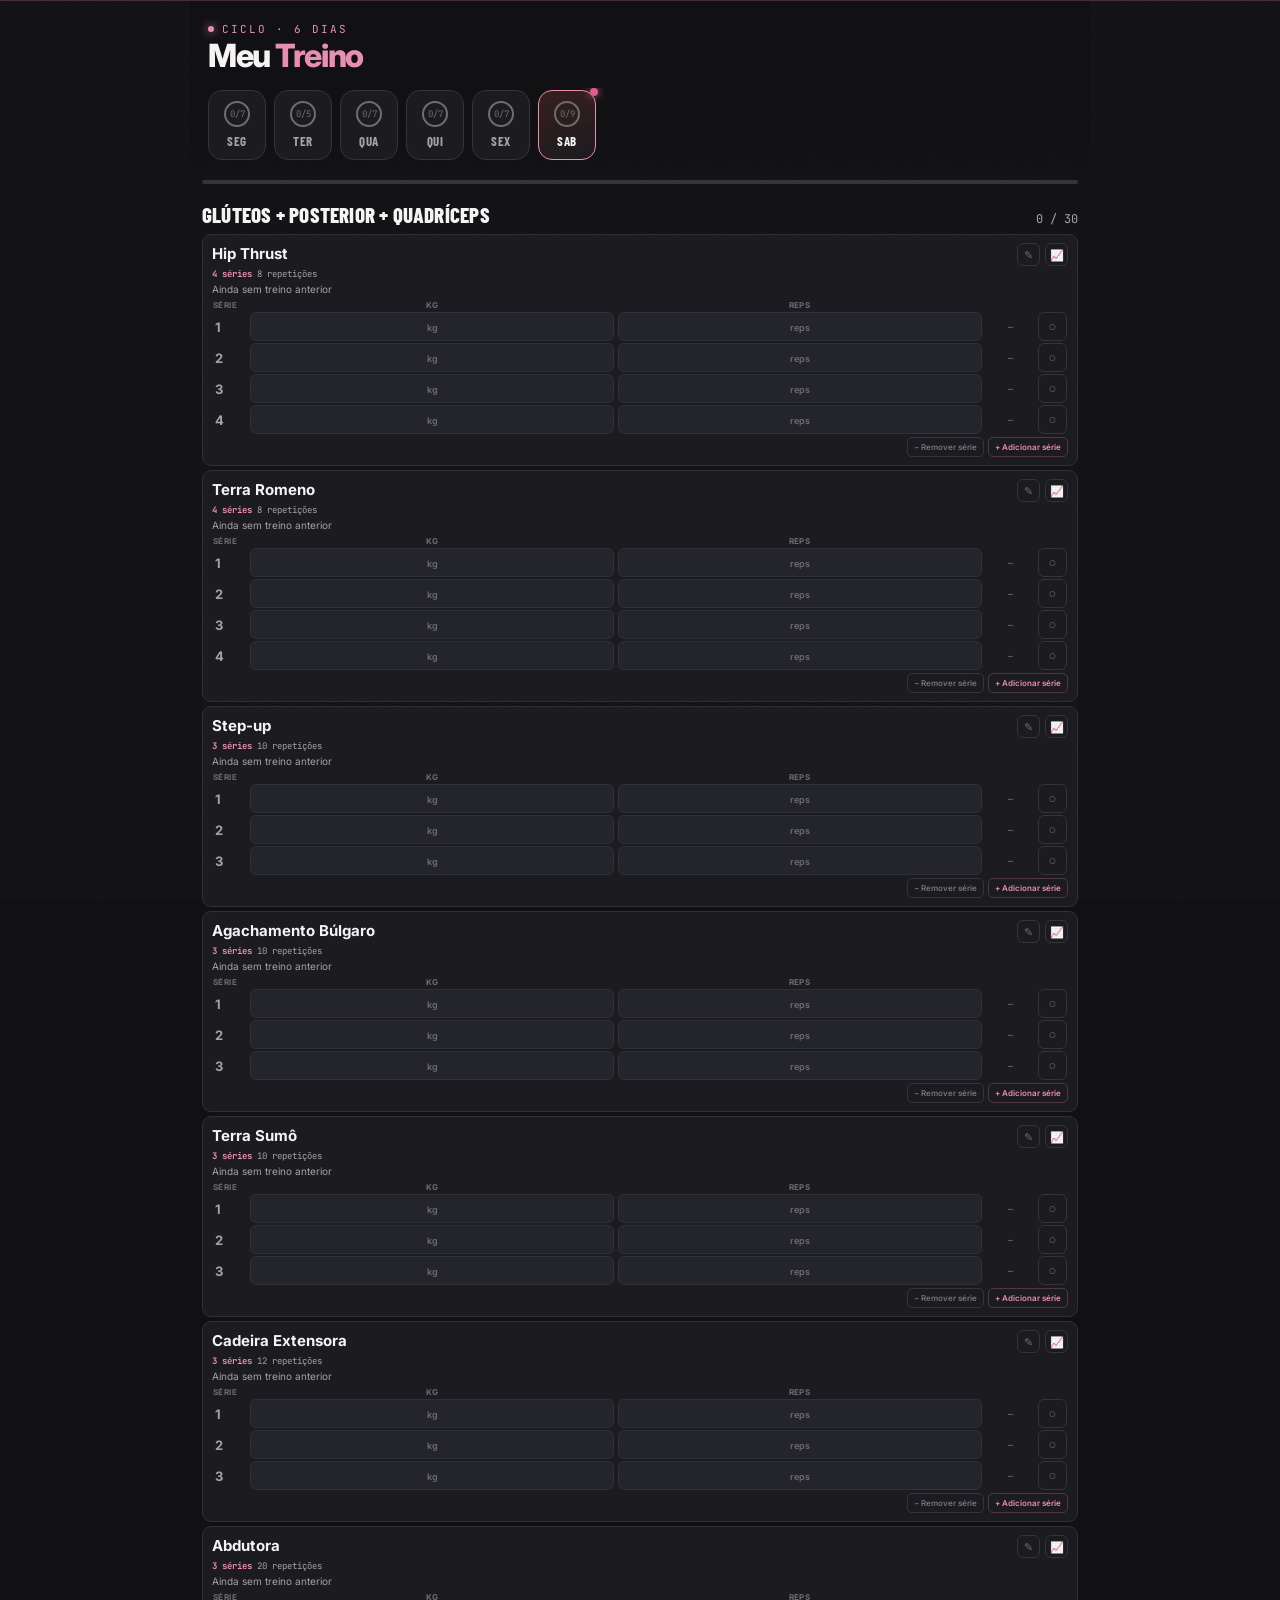
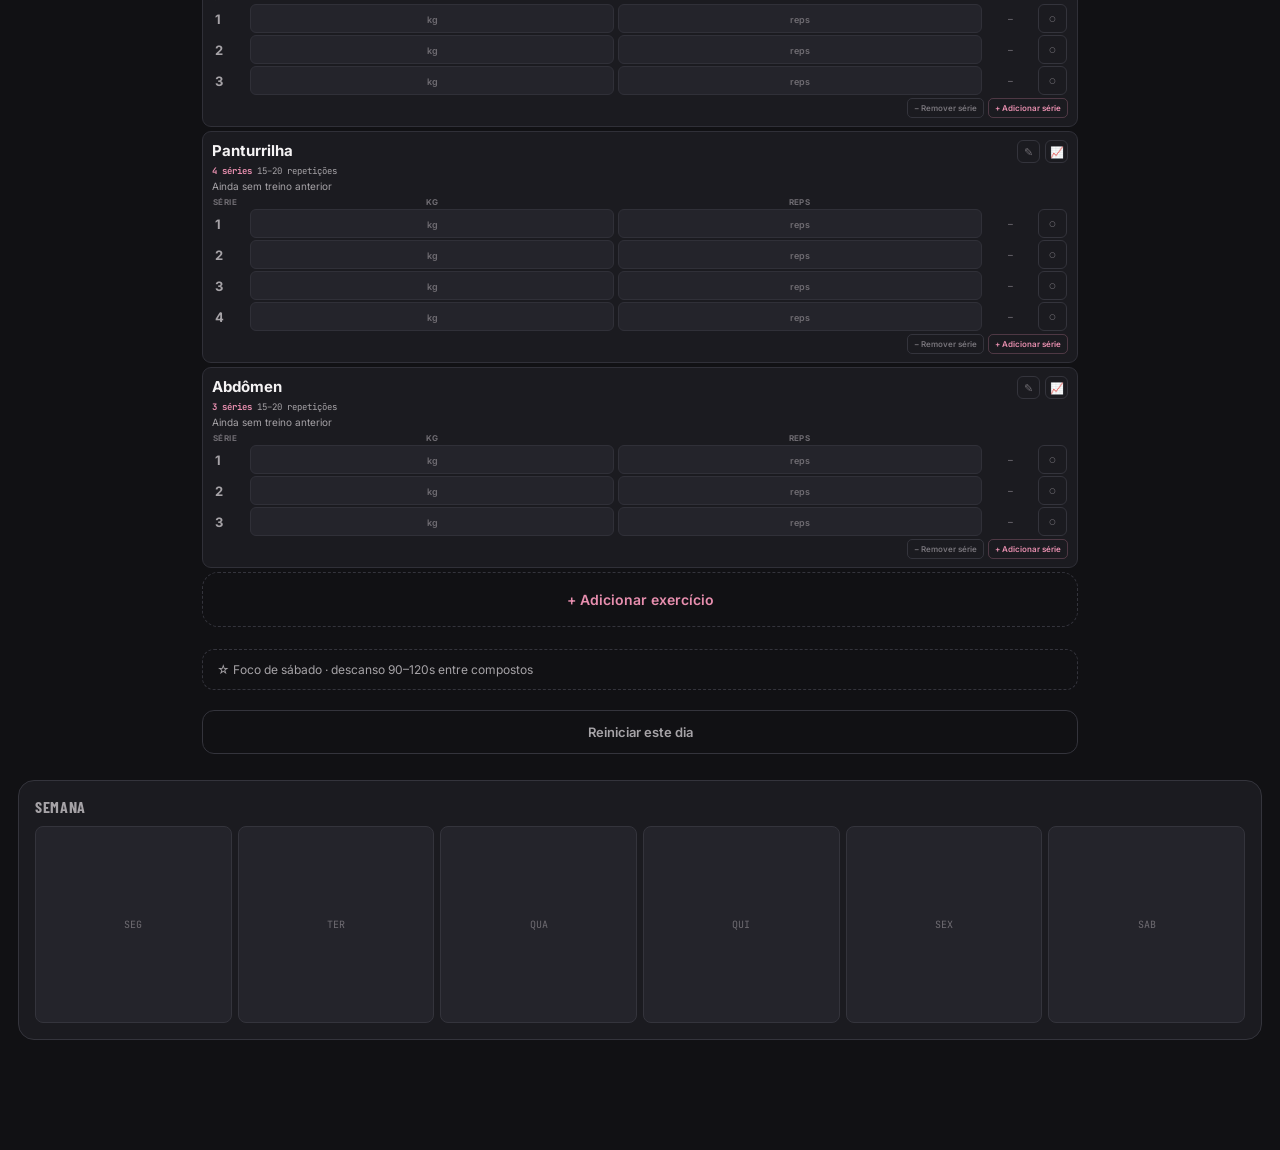
<file: index.html>
<!DOCTYPE html>
<html lang="pt-BR">
<head>
<meta charset="UTF-8">
<meta name="viewport" content="width=device-width, initial-scale=1.0, maximum-scale=1.0">
<title>Treino — 7 Dias</title>
<link rel="stylesheet" href="css/style.css">
<link rel="preconnect" href="https://fonts.googleapis.com">
<link href="https://fonts.googleapis.com/css2?family=Barlow+Condensed:wght@600;700;800&family=Inter:wght@400;500;600;700&family=JetBrains+Mono:wght@500;700&display=swap" rel="stylesheet">
<style>

  /* =========================================
   1. CORES E CONFIGURAÇÕES
   ========================================= */

  :root{
  --bg: #111114;
  --card: #1B1B20;
  --card-hi: #24242B;
  --line: #34343C;

  --coral: #E88FAF;
  --teal: #D95F89;

  --text: #F5F3F4;
  --muted: #A6A3A7;
  --muted-2: #6F6C72;
}

/* =========================================
   2. BASE DA PÁGINA
   ========================================= */

  *{box-sizing:border-box; -webkit-tap-highlight-color: transparent;}
  html,body{margin:0; padding:0;}
  body{
    background: var(--bg); color: var(--text); font-family:'Inter', sans-serif;
    min-height:100vh; padding-bottom: 110px;
  }
  .save-error{
    position: fixed; top:0; left:0; right:0; z-index:50;
    background: #3A1D16; border-bottom: 1px solid var(--coral); color:#FFD9CC;
    font-family:'Inter',sans-serif; font-size:12px; line-height:1.4;
    padding: 10px 16px; text-align:center;
    transform: translateY(-100%); transition: transform .25s ease;
  }
  .save-error.show{ transform: translateY(0); }

  .noise{
    position:fixed; inset:0; pointer-events:none; opacity:0.035; z-index:0;
    background-image: url("data:image/svg+xml,%3Csvg xmlns='http://www.w3.org/2000/svg' width='120' height='120'%3E%3Cfilter id='n'%3E%3CfeTurbulence type='fractalNoise' baseFrequency='0.9' numOctaves='2' stitchTiles='stitch'/%3E%3C/filter%3E%3Crect width='100%25' height='100%25' filter='url(%23n)'/%3E%3C/svg%3E");
  }

/* =========================================
   3. CABEÇALHO
   ========================================= */

  header{
    position:sticky; top:0; z-index:20;
    background: linear-gradient(180deg, var(--bg) 70%, transparent);
    padding: 22px 18px 10px;
  }
  .eyebrow{
    font-family:'JetBrains Mono', monospace; font-size: 11px; letter-spacing: 0.18em;
    color: var(--coral); text-transform: uppercase; margin-bottom: 4px;
    display:flex; align-items:center; gap:8px;
  }
  .eyebrow::before{
    content:''; width:6px; height:6px; background:var(--coral); border-radius:50%;
    box-shadow: 0 0 10px var(--coral);
  }
 h1{
  font-family:'Inter', sans-serif;
  font-weight:800;
  font-size:32px;
  letter-spacing:-0.04em;
  margin:0 0 16px;
  line-height:1;
  text-transform:none;
  color:var(--text);
}

h1 span{
  color:var(--coral);
}
  h1 span{ color: var(--coral); }

  /* =========================================
   4. DIAS DA SEMANA
   ========================================= */

  .week-strip{ display:flex; gap:8px; overflow-x:auto; padding: 2px 0 6px; scrollbar-width:none; }
  .week-strip::-webkit-scrollbar{display:none;}
  .day-tab{
    flex: 0 0 auto; display:flex; flex-direction:column; align-items:center; gap:6px;
    padding: 10px 14px; border-radius: 14px; border:1px solid var(--line); background: var(--card);
    cursor:pointer; min-width: 58px; transition: all .15s ease; position:relative;
  }
  .day-tab .d{
    font-family:'Barlow Condensed', sans-serif; font-weight:700; font-size:13px;
    letter-spacing:0.04em; color:var(--muted); text-transform:uppercase;
  }
  .day-tab .ring{
    width:26px; height:26px; border-radius:50%; border:2px solid var(--muted-2);
    display:flex; align-items:center; justify-content:center;
    font-family:'JetBrains Mono',monospace; font-size:9px; color:var(--muted-2);
  }
  .day-tab.active{ border-color: var(--coral); background: linear-gradient(160deg, rgba(255,107,74,0.16), var(--card)); }
  .day-tab.active .d{ color: var(--text); }
  .day-tab.today::after{
    content:''; position:absolute; top:-3px; right:-3px; width:8px; height:8px; border-radius:50%;
    background:var(--teal); box-shadow: 0 0 8px var(--teal);
  }
  .day-tab.done .ring{ border-color: var(--teal); color:var(--teal); }
  .day-tab.done .ring::after{ content:'✓'; }

  main{ padding: 8px 18px 0; position:relative; z-index:1; }

  /* =========================================
   5. GRUPOS MUSCULARES
   ========================================= */

  .group-header{ display:flex; justify-content:space-between; align-items:flex-end; margin: 18px 0 12px; }
  .group-header .muscle{
    font-family:'Barlow Condensed', sans-serif; font-weight:700; font-size:24px;
    text-transform:uppercase; letter-spacing:0.01em;
  }
  .group-header .count{ font-family:'JetBrains Mono', monospace; font-size:12px; color:var(--muted); }

  .progress-track{ height:4px; background:var(--line); border-radius:2px; overflow:hidden; margin-bottom:18px; }
  .progress-fill{
    height:100%; background: linear-gradient(90deg, var(--coral), #FF9166); border-radius:2px;
    transition: width .35s ease;
  }

  /* =========================================
   6. CARDS DOS EXERCÍCIOS
   ========================================= */

  .exercise.checked{
    border-color: rgba(73,184,166,0.4);
    background: linear-gradient(160deg, rgba(73,184,166,0.09), var(--card));
  }
  .ex-row{ display:flex; align-items:flex-start; gap:12px; }
  .ex-body{ flex:1; min-width:0; }
  .ex-name-row{ display:flex; align-items:center; gap:8px; }
.ex-name{
  font-weight:700;
  font-size:13px;
  flex:1;
  line-height:1.1;
}
  .exercise.checked .ex-name{ color: var(--muted); text-decoration: line-through; text-decoration-color: var(--muted-2); }
  .icon-btn{
    flex: 0 0 auto; width:24px; height:24px; border-radius:7px; border:1px solid var(--line);
    background:transparent; color:var(--muted-2); display:flex; align-items:center; justify-content:center;
    cursor:pointer; font-size:11px;
  }
  .icon-btn.on{ color: var(--coral); border-color: var(--coral); }
 .ex-meta{
  font-family:'JetBrains Mono',monospace;
  font-size:9px;
  color:var(--muted);
  display:flex;
  gap:6px;
  flex-wrap:wrap;
  margin-top:2px;
  align-items:center;
}
  .ex-meta b{ color:var(--coral); font-weight:700; }
  .exercise.checked .ex-meta b{ color: var(--teal); }
  .set-count{ font-family:'JetBrains Mono',monospace; color: var(--muted-2); margin-left:auto; }
  .exercise.checked .set-count{ color: var(--teal); }

.weight-input{
  flex:0 0 auto;
  width:74px;
  background:#FFF;
  border:1px solid var(--line);
  border-radius:10px;
  color:var(--text);
  font-family:'Inter',sans-serif;
  font-size:13px;
  text-align:center;
  padding:10px 4px;
}
  .weight-input::placeholder{ color: var(--muted-2); font-size:10px; }
  .weight-input:focus{ outline:none; border-color: var(--coral); }

  .prev-chip{ margin-top:6px; font-family:'JetBrains Mono',monospace; font-size:11px; color: var(--muted-2); }
  .prev-chip b{ color: var(--coral); font-weight:700; }
  .prev-chip.empty{ font-style: italic; }

/* =========================================
   7. TABELA DE SÉRIES
   ========================================= */

.set-table{
  margin-top:7px;
  width:100%;
}

.set-table-header{
  padding:0 2px 3px;
  color:var(--muted-2);
  font-size:8px;
  font-weight:700;
  letter-spacing:.06em;
  text-align:center;
}

.set-table-header div:first-child{
  text-align:left;
}

.set-table-row{
  margin-bottom:3px;
}

.set-number{
  font-size:14px;
  font-weight:700;
  color:var(--muted);
  padding-left:4px;
}

.set-input{
  width:100%;
  height:30px;

  border:1px solid #303038;
  background:#24242B;
  border-radius:6px;

  color:var(--text);

  font-family:'Inter',sans-serif;
  font-size:13px;
  font-weight:700;

  text-align:center;
  padding:2px 3px;
}

.set-input::placeholder{
  color:var(--muted-2);
  font-size:9px;
}

.set-input:focus{
  outline:none;
  border-color:var(--coral);
  box-shadow:0 0 0 2px rgba(232,143,175,.12);
}

.set-check{
  width:30px;
  height:30px;
  border-radius:8px;
  border:1px solid #34343C;
  background:#1B1B20;
  color:var(--muted-2);
  font-size:14px;
  font-weight:700;
  cursor:pointer;
}

.set-check.done{
  background:var(--coral);
  border-color:var(--coral);
  color:#111114;
}

/* =========================================
   8. HISTÓRICO
   ========================================= */

.previous-workout{
  margin-top:3px;
  font-size:10px;
  color:var(--muted);
}

.previous-workout strong{
  color:var(--coral);
  font-weight:700;
}

.copy-weight-btn{
  margin-left:6px;
  padding:2px 6px;
  border-radius:5px;
  border:1px solid rgba(232,143,175,.3);
  background:transparent;
  color:var(--coral);
  font-family:'Inter',sans-serif;
  font-size:9px;
  font-weight:600;
  cursor:pointer;
}

.copy-weight-btn:active{
  transform:scale(.96);
}

.previous-workout strong{
  color:var(--coral);
  font-weight:700;
}
  .set-pill{
    width:34px; height:34px; border-radius:10px; border: 2px solid var(--muted-2);
    display:flex; align-items:center; justify-content:center;
    font-family:'JetBrains Mono',monospace; font-weight:700; font-size:13px;
    color: var(--muted); cursor:pointer; transition: all .12s ease; flex: 0 0 auto;
  }
  .set-pill:active{ transform: scale(0.92); }
  .set-pill.on{ background: var(--teal); border-color: var(--teal); color:#0E1A18; }
  .set-adjust{
    width:34px; height:34px; border-radius:10px; border: 1px dashed var(--line); background:transparent;
    display:flex; align-items:center; justify-content:center; color:var(--muted); cursor:pointer;
    font-size:16px; flex:0 0 auto;
  }
  .set-adjust:active{ border-color: var(--coral); color:var(--coral); }
  .set-adjust.minus{ font-size:18px; }

  .mini-hist{ display:flex; gap:6px; overflow-x:auto; margin-top:12px; scrollbar-width:none; }
  .mini-hist::-webkit-scrollbar{ display:none; }
  .mh-chip{
    flex: 0 0 auto; display:flex; flex-direction:column; align-items:center; gap:2px;
    padding: 6px 10px; border-radius:8px; background: var(--card-hi); border:1px solid var(--line);
    font-family:'JetBrains Mono',monospace; font-size:10px;
  }
  .mh-chip .mh-d{ color: var(--muted-2); }
  .mh-chip .mh-w{ color: var(--text); font-weight:700; font-size:12px; }
  .mh-chip.up .mh-w{ color: var(--teal); }
  .mh-chip.down .mh-w{ color: var(--coral); }

  .history-panel{ margin-top:12px; padding-top:12px; border-top:1px dashed var(--line); display:none; }
  .history-panel.open{ display:block; }
  .history-panel .h-title{
    font-family:'JetBrains Mono',monospace; font-size:10px; letter-spacing:0.08em;
    color:var(--muted-2); text-transform:uppercase; margin-bottom:8px;
  }

/* 8.1 LISTA DO HISTÓRICO */

  .hist-list{ display:flex; flex-direction:column; gap:6px; }
  .hist-item{ display:flex; justify-content:space-between; align-items:center; font-family:'JetBrains Mono',monospace; font-size:12px; }
  .hist-item .hd{ color:var(--muted); }
  .hist-item .hw{ color:var(--text); font-weight:700; }
  .hist-item .hw.up{ color: var(--teal); }
  .hist-item .hw.down{ color: var(--coral); }
  .hist-empty{ font-size:12px; color:var(--muted-2); font-style:italic; }

/* 8.2 EDIÇÃO DO EXERCÍCIO */

  .edit-panel{
    margin-top:12px; padding-top:12px; border-top:1px dashed var(--line);
    display:none; flex-direction:column; gap:8px;
  }
  .edit-panel.open{ display:flex; }
  .edit-panel label{
    font-family:'JetBrains Mono',monospace; font-size:10px; letter-spacing:0.06em;
    color:var(--muted-2); text-transform:uppercase; margin-bottom:3px; display:block;
  }
  .edit-panel input{
    width:100%; background: var(--card-hi); border:1px solid var(--line); border-radius:8px;
    color: var(--text); font-family:'Inter',sans-serif; font-size:13px; padding:9px 10px;
  }
  .edit-panel input:focus{ outline:none; border-color: var(--coral); }
  .edit-row-actions{ display:flex; gap:8px; margin-top:4px; }
  .edit-row-actions button{
    flex:1; padding:9px 0; border-radius:9px; border:1px solid var(--line); background:transparent;
    color: var(--text); font-family:'Inter',sans-serif; font-weight:600; font-size:12px; cursor:pointer;
  }
  .edit-row-actions button.save{ background: var(--teal); border-color: var(--teal); color:#0E1A18; }
  .edit-row-actions button.del{ color: var(--coral); border-color: var(--coral-dim, #7A3A2C); }

  .rest-note{
    display:flex; align-items:center; gap:8px; font-size:12px; color:var(--muted); margin: 22px 0 10px;
    padding: 12px 14px; border-radius:12px; border:1px dashed var(--line);
  }

  /* =========================================
   9. ADICIONAR EXERCÍCIO
   ========================================= */

  .add-exercise-card{
    border: 1px dashed var(--line); border-radius:16px; padding:14px 16px; margin-bottom:10px;
  }
  .add-exercise-btn{
    display:flex; align-items:center; justify-content:center; gap:8px; width:100%;
    background:transparent; border:none; color: var(--coral); font-family:'Inter',sans-serif;
    font-weight:600; font-size:14px; cursor:pointer; padding:4px 0;
  }
  .add-form{ display:none; flex-direction:column; gap:8px; margin-top:12px; }
  .add-form.open{ display:flex; }
  .add-form label{
    font-family:'JetBrains Mono',monospace; font-size:10px; letter-spacing:0.06em;
    color:var(--muted-2); text-transform:uppercase; margin-bottom:3px; display:block;
  }
  .add-form input{
    width:100%; background: var(--card-hi); border:1px solid var(--line); border-radius:8px;
    color: var(--text); font-family:'Inter',sans-serif; font-size:13px; padding:9px 10px;
  }
  .add-form input:focus{ outline:none; border-color: var(--coral); }
  .add-form .stepper{ display:flex; align-items:center; gap:10px; }
  .add-form .stepper button{
    width:32px; height:32px; border-radius:8px; border:1px solid var(--line); background:transparent;
    color:var(--text); font-size:16px; cursor:pointer;
  }
  .add-form .stepper .val{ font-family:'JetBrains Mono',monospace; font-weight:700; font-size:14px; min-width:20px; text-align:center; }
  .add-form .actions{ display:flex; gap:8px; margin-top:4px; }
  .add-form .actions button{
    flex:1; padding:10px 0; border-radius:9px; border:1px solid var(--line); background:transparent;
    color: var(--text); font-family:'Inter',sans-serif; font-weight:600; font-size:13px; cursor:pointer;
  }
  .add-form .actions button.save{ background: var(--coral); border-color: var(--coral); color:#20120C; }

  .reset-btn{
    display:block; width:100%; margin: 20px 0 4px; padding: 13px; background: transparent;
    border:1px solid var(--line); border-radius:12px; color: var(--muted); font-family:'Inter',sans-serif;
    font-weight:600; font-size:13px; cursor:pointer;
  }
  .reset-btn:active{ border-color: var(--coral); color: var(--coral); }

/* =========================================
   10. RESUMO DA SEMANA
   ========================================= */

  .week-summary{ margin: 26px 18px 0; padding: 16px; border-radius:16px; background: var(--card); border:1px solid var(--line); }
  .week-summary .title{
    font-family:'Barlow Condensed',sans-serif; font-weight:700; font-size:16px;
    text-transform:uppercase; letter-spacing:0.04em; color:var(--muted); margin-bottom:10px;
  }
  .grid6{ display:grid; grid-template-columns: repeat(6,1fr); gap:6px; }
  .grid6 .cell{
    aspect-ratio:1; border-radius:8px; background:var(--card-hi); display:flex; align-items:center;
    justify-content:center; font-family:'JetBrains Mono',monospace; font-size:10px; color:var(--muted-2);
    border:1px solid var(--line);
  }
  .grid6 .cell.done{ background: rgba(73,184,166,0.18); border-color:var(--teal); color:var(--teal); }

/* =========================================
   11. RELÓGIO DE DESCANSO
   ========================================= */

.timer-bar{
  position:fixed;
  left:calc(50% - 360px);
  bottom:12px;
  right:auto;

  width:190px;

  z-index:40;

  background:#1B1B20;
  border:1px solid #303038;
  border-radius:10px;

  padding:7px 8px;

  box-shadow:0 6px 18px rgba(0,0,0,.40);

  display:none;
}

.timer-bar.show{
  display:block;
}

.timer-top{
  display:flex;
  align-items:center;
  justify-content:space-between;
  margin-bottom:4px;
}

.timer-label{
  font-family:'JetBrains Mono',monospace;
  font-size:8px;
  letter-spacing:.06em;
  color:var(--muted);
  text-transform:uppercase;
}

.timer-digits{
  font-family:'JetBrains Mono',monospace;
  font-weight:700;
  font-size:18px;
  line-height:1;
  color:var(--text);
}

.timer-digits.done{
  color:var(--teal);
}

.timer-track{
  height:3px;
  background:var(--line);
  border-radius:2px;
  overflow:hidden;
  margin-bottom:5px;
}

.timer-fill{
  height:100%;
  background:var(--coral);
  border-radius:2px;
  transition:width 1s linear;
}

.timer-controls{
  display:flex;
  gap:4px;
  align-items:center;
}

.timer-controls button{
  flex:1;
  padding:5px 0;

  border-radius:6px;
  border:1px solid var(--line);

  background:transparent;
  color:var(--text);

  font-family:'Inter',sans-serif;
  font-weight:600;
  font-size:9px;

  cursor:pointer;
}

.timer-controls button.ghost{
  flex:0 0 auto;
  padding:5px 7px;
  color:var(--muted);
}

.timer-presets{
  display:flex;
  gap:4px;
  margin-top:5px;
}

.timer-presets button{
  flex:1;
  padding:3px 0;

  border-radius:5px;
  border:1px solid var(--line);

  background:transparent;
  color:var(--muted);

  font-family:'JetBrains Mono',monospace;
  font-size:8px;

  cursor:pointer;
}

.timer-presets button.active{
  border-color:var(--coral);
  color:var(--coral);
}


/* =========================================
   12. CELULAR
   ========================================= */
   
   @media(max-width:700px){

  .timer-bar{
  width:230px;
  left:10px;
  right:auto;
  bottom:10px;
  padding:9px 10px;
}

  .timer-digits{
    font-size:17px;
  }

  .timer-controls button{
    font-size:8px;
    padding:4px 0;
  }

  .timer-presets button{
    font-size:8px;
    padding:3px 0;
  }

}
/* =========================================
   13. LAYOUT COMPACTO
   ========================================= */

main{
  max-width:900px;
  margin:0 auto;
  padding:4px 12px 0;
}

header{
  max-width:900px;
  margin:0 auto;
}

/* Título do grupo */

.group-header{
  margin:12px 0 7px;
}

.group-header .muscle{
  font-size:21px;
  font-weight:800;
}

/* =========================================
   CARD DO EXERCÍCIO
   ========================================= */

.exercise{
  width:100%;
  background:#1B1B20;
  border:1px solid #303038;
  border-radius:9px;
  padding:8px 9px;
  margin-bottom:4px;
  box-shadow:none;
}

.exercise.checked{
  background:#1B1B20;
}

/* =========================================
   CABEÇALHO DO EXERCÍCIO
   ========================================= */

.ex-row{
  display:flex;
  align-items:flex-start;
  gap:6px;
}

.ex-body{
  flex:1;
  min-width:0;
}

.ex-name-row{
  display:flex;
  align-items:center;
  gap:5px;
}

.ex-name{
  font-size:15px;
  font-weight:700;
  line-height:1.1;
  flex:1;
}

.icon-btn{
  width:23px;
  height:23px;
  border-radius:6px;
  font-size:11px;
}

/* Série / repetições */

.ex-meta{
  font-size:9px;
  gap:5px;
  margin-top:2px;
}

/* =========================================
   ÚLTIMO TREINO
   ========================================= */

.copy-weight-btn{
  margin-left:6px;
  padding:2px 6px;
  border-radius:5px;
  border:1px solid rgba(232,143,175,.3);
  background:transparent;
  color:var(--coral);
  font-family:'Inter',sans-serif;
  font-size:9px;
  font-weight:600;
  cursor:pointer;
}

.copy-weight-btn:active{
  transform:scale(.96);
}

/* =========================================
   TABELA
   SÉRIE | KG | REPS | ANT. | ✓
   ========================================= */

.set-table{
  width:100%;
  margin-top:5px;
}

.set-table-header,
.set-table-row{
  display:grid;
  grid-template-columns:
    34px
    minmax(0,1fr)
    minmax(0,1fr)
    48px
    30px;

  gap:4px;
  align-items:center;
}

/* Cabeçalho */

.set-table-header{
  padding:0 1px 2px;

  color:var(--muted-2);

  font-size:8px;
  font-weight:700;

  letter-spacing:.05em;
  text-align:center;
}

.set-table-header div:first-child{
  text-align:left;
}

/* Linhas */

.set-table-row{
  margin-bottom:2px;
}

/* Número da série */

.set-number{
  font-size:13px;
  font-weight:700;
  color:var(--muted);
  padding-left:3px;
}

/* =========================================
   KG / REPS
   ========================================= */

.set-input{
  width:100%;
  height:29px;

  border:1px solid #303038;
  background:#24242B;
  border-radius:6px;

  color:var(--text);

  font-family:'Inter',sans-serif;
  font-size:12px;
  font-weight:600;

  text-align:center;

  padding:2px 3px;
}

.set-input::placeholder{
  color:var(--muted-2);
  font-size:9px;
}

.set-input:focus{
  outline:none;
  border-color:var(--coral);
  box-shadow:0 0 0 1px rgba(232,143,175,.12);
}

/* =========================================
   13.1 PESO ANTERIOR
   ========================================= */

.previous-weight{
  text-align:center;

  color:var(--muted-2);

  font-family:'JetBrains Mono',monospace;
  font-size:8px;
  font-weight:600;

  white-space:nowrap;
  overflow:hidden;
}

/* =========================================
   13.2 MARCAR SÉRIE
   ========================================= */

.set-check{
  width:29px;
  height:29px;

  border-radius:6px;
  border:1px solid #34343C;

  background:#1B1B20;

  color:var(--muted-2);

  font-size:13px;
  font-weight:700;

  cursor:pointer;
}

.set-check.done{
  background:var(--coral);
  border-color:var(--coral);
  color:#111114;
}

/* =========================================
   13.3 BOTÕES DE SÉRIE
   ========================================= */

.series-actions{
  display:flex;
  justify-content:flex-end;
  gap:4px;
  margin-top:3px;
}

.series-actions button{
  height:20px;
  padding:0 6px;

  border-radius:5px;
  border:1px solid #34343C;

  background:transparent;
  color:#77747A;

  font-family:'Inter',sans-serif;
  font-size:8px;
  font-weight:600;

  cursor:pointer;
}

.series-actions .add-set-btn{
  color:var(--coral);
  border-color:rgba(232,143,175,.25);
}

/* =========================================
   MOBILE
   ========================================= */

@media(max-width:700px){

.timer-bar{
  width:205px;
  right:8px;
  bottom:8px;
  padding:7px 9px;
  border-radius:11px;
}

.timer-digits{
  font-size:21px;
}

.timer-controls button{
  font-size:8px;
  padding:5px 0;
}

.timer-presets button{
  font-size:8px;
  padding:3px 0;
}

.timer-bar{
  width: 230px;
  right: 10px;
  bottom: 10px;
  padding: 9px 10px;
}

  main{
    padding:4px 10px 0;
  }

  header{
    padding:16px 10px 7px;
  }

  h1{
    font-size:29px;
    margin-bottom:10px;
  }

  .week-strip{
    gap:5px;
  }

  .day-tab{
    min-width:52px;
    padding:7px 10px;
    border-radius:9px;
  }

  .day-tab .ring{
    width:23px;
    height:23px;
  }

  .group-header{
    margin:11px 0 6px;
  }

  .group-header .muscle{
    font-size:20px;
  }

  .exercise{
    padding:8px;
    border-radius:8px;
    margin-bottom:4px;
  }

  .ex-name{
    font-size:15px;
  }

  .ex-meta{
    font-size:9px;
  }

  .previous-workout{
    font-size:9px;
  }

  .set-table{
    margin-top:5px;
  }

  .set-table-header,
.set-table-row{
  display:grid;
  grid-template-columns: 38px 72px 72px 48px 30px;
  gap:4px;
  align-items:center;
}

.set-table{
  width:max-content;
  min-width:0;
  margin-top:5px;
}

 .set-input{
  width:72px;
  height:30px;

  border:1px solid #303038;
  background:#24242B;
  border-radius:6px;

  color:var(--text);

  font-family:'Inter',sans-serif;
  font-size:13px;
  font-weight:700;

  text-align:center;
  padding:2px 3px;
}

  .set-check{
    width:28px;
    height:28px;
  }

  .set-number{
    font-size:12px;
  }

.previous-weight{
  width:48px;
  text-align:center;

  color:var(--muted-2);

  font-family:'JetBrains Mono',monospace;
  font-size:8px;
  font-weight:600;

  white-space:nowrap;
}
/* BOTÕES DE SÉRIE */

.series-actions{
  display:flex;
  justify-content:center;
  gap:4px;
  margin-top:4px;
}

.series-actions button{
  flex:0 0 auto;
  height:22px;
  padding:0 7px;
  border-radius:5px;
  border:1px solid #34343C;
  background:transparent;
  color:#77747A;
  font-family:'Inter',sans-serif;
  font-size:9px;
  font-weight:600;
  cursor:pointer;
}

.series-actions .add-set-btn{
  color:#E88FAF;
  border-color:rgba(232,143,175,.25);
}

.series-actions .remove-set-btn{
  color:#77747A;
}

} /* fecha o @media */

</style>
</head>
<body>
<div class="noise"></div>
<div class="save-error" id="saveError">⚠ Não foi possível salvar. Seu navegador pode estar bloqueando armazenamento local (modo privado/anônimo, ou espaço cheio). Os dados desta sessão podem se perder ao fechar a aba.</div>

<header>
  <div class="eyebrow">Ciclo · 6 dias</div>
<h1>Meu <span>Treino</span></h1>
  <div class="week-strip" id="weekStrip"></div>
</header>

<main>
  <div class="progress-track"><div class="progress-fill" id="progressFill" style="width:0%"></div></div>
  <div class="group-header">
    <div class="muscle" id="muscleTitle"></div>
    <div class="count" id="exCount"></div>
  </div>
  <div id="exerciseList"></div>

  <div class="add-exercise-card">
    <button class="add-exercise-btn" id="addExBtn">+ Adicionar exercício</button>
    <div class="add-form" id="addForm">
      <div>
        <label>Nome do exercício</label>
        <input type="text" id="newExName" placeholder="Ex: Elevação pélvica">
      </div>
      <div>
        <label>Repetições</label>
        <input type="text" id="newExReps" placeholder="Ex: 10 repetições">
      </div>
      <div>
        <label>Séries</label>
        <div class="stepper">
          <button type="button" id="newExMinus">−</button>
          <div class="val" id="newExSetsVal">3</div>
          <button type="button" id="newExPlus">+</button>
        </div>
      </div>
      <div class="actions">
        <button id="newExCancel">Cancelar</button>
        <button class="save" id="newExSave">Adicionar</button>
      </div>
    </div>
  </div>

  <div class="rest-note" id="restNote"></div>
  <button class="reset-btn" id="resetBtn">Reiniciar este dia</button>
</main>

<div class="week-summary">
  <div class="title">Semana</div>
  <div class="grid6" id="weekGrid"></div>
</div>

<div class="timer-bar" id="timerBar">
  <div class="timer-top">
    <div class="timer-label" id="timerLabel">Descanso</div>
    <div class="timer-digits" id="timerDigits">01:30</div>
  </div>
  <div class="timer-track"><div class="timer-fill" id="timerFill" style="width:100%"></div></div>
  <div class="timer-controls">
    <button id="timerToggle">Pausar</button>
    <button id="timerAdd">+15s</button>
    <button class="ghost" id="timerStop">✕</button>
  </div>
  <div class="timer-presets" id="timerPresets"></div>
</div>

<script>

/* =========================================
   12. DADOS DOS TREINOS
   ========================================= */

const DATA = [
  { day:"SEGUNDA", short:"SEG", muscle:"Ombros + Tríceps", rest:"Isolados: 60–90s · Compostos: 90–120s",
    ex:[
      {n:"Desenvolvimento com halteres", s:"4 séries", r:"8 repetições"},
      {n:"Elevação lateral", s:"4 séries", r:"12 repetições"},
      {n:"Desenvolvimento na máquina", s:"3 séries", r:"10 repetições"},
      {n:"Crucifixo inverso", s:"3 séries", r:"12 repetições"},
      {n:"Tríceps corda", s:"4 séries", r:"10 repetições"},
      {n:"Tríceps francês", s:"3 séries", r:"10 repetições"},
      {n:"Tríceps testa", s:"3 séries", r:"10 repetições"},
    ]},

  { day:"TERÇA", short:"TER", muscle:"Quadríceps + Glúteos", rest:"Isolados: 60–90s · Compostos: 90–120s",
    ex:[
      {n:"Agachamento livre", s:"4 séries", r:"8 repetições"},
      {n:"Leg Press", s:"4 séries", r:"10 repetições"},
      {n:"Cadeira extensora", s:"3 séries", r:"12 repetições"},
      {n:"Afundo", s:"3 séries", r:"10 repetições"},
      {n:"Abdutora", s:"4 séries", r:"15–20 repetições"},
    ]},
  { day:"QUARTA", short:"QUA", muscle:"Costas + Bíceps", rest:"Isolados: 60–90s · Compostos: 90–120s",
    ex:[
      {n:"Puxada alta", s:"4 séries", r:"10 repetições"},
      {n:"Remada curvada", s:"4 séries", r:"8 repetições"},
      {n:"Remada baixa", s:"3 séries", r:"10 repetições"},
      {n:"Pulldown", s:"3 séries", r:"12 repetições"},
      {n:"Rosca direta", s:"4 séries", r:"10 repetições"},
      {n:"Rosca alternada", s:"3 séries", r:"10 repetições"},
      {n:"Rosca martelo", s:"3 séries", r:"12 repetições"},
    ]},
  { day:"QUINTA", short:"QUI", muscle:"Ombros + Tríceps", rest:"Isolados: 60–90s · Compostos: 90–120s",
    ex:[
      {n:"Desenvolvimento com barra ou máquina", s:"4 séries", r:"8 repetições"},
      {n:"Elevação lateral na polia", s:"3 séries", r:"12 repetições"},
      {n:"Face Pull", s:"3 séries", r:"15 repetições"},
      {n:"Elevação frontal", s:"3 séries", r:"12 repetições"},
      {n:"Tríceps corda", s:"3 séries", r:"12 repetições"},
      {n:"Tríceps unilateral", s:"3 séries", r:"12 repetições"},
      {n:"Mergulho no banco", s:"3 séries", r:"12 repetições"},
    ]},
  { day:"SEXTA", short:"SEX", muscle:"Costas + Bíceps", rest:"Isolados: 60–90s · Compostos: 90–120s",
    ex:[
      {n:"Barra fixa ou puxada", s:"4 séries", r:"8 repetições"},
      {n:"Remada cavalinho", s:"4 séries", r:"10 repetições"},
      {n:"Remada unilateral", s:"3 séries", r:"10 repetições"},
      {n:"Pullover na polia", s:"3 séries", r:"12 repetições"},
      {n:"Rosca Scott", s:"3 séries", r:"10 repetições"},
      {n:"Rosca inclinada", s:"3 séries", r:"10 repetições"},
      {n:"Rosca martelo na corda", s:"3 séries", r:"12 repetições"},
    ]},
  { day:"SÁBADO", short:"SAB", muscle:"Glúteos + Posterior + Quadríceps", rest:"Foco de sábado · descanso 90–120s entre compostos",
    ex:[
      {n:"Hip Thrust", s:"4 séries", r:"8 repetições"},
      {n:"Terra Romeno", s:"4 séries", r:"8 repetições"},
      {n:"Step-up", s:"3 séries", r:"10 repetições"},
      {n:"Agachamento Búlgaro", s:"3 séries", r:"10 repetições"},
      {n:"Terra Sumô", s:"3 séries", r:"10 repetições"},
      {n:"Cadeira Extensora", s:"3 séries", r:"12 repetições"},
      {n:"Abdutora", s:"3 séries", r:"20 repetições"},
      {n:"Panturrilha", s:"4 séries", r:"15–20 repetições"},
      {n:"Abdômen", s:"3 séries", r:"15–20 repetições"},
    ]},
];

/* =========================================
   13. VARIÁVEIS DO APP
   ========================================= */

let state = {};       // { dayIndex: { exId: {sets:[bool], weight:''} } }
let history = {};     // { exId: [{date, weight}] }
let expanded = {};     // UI: history panels open, key exId
let editing = {};      // UI: edit panels open, key exId
let customEx = {};      // { dayIndex: [ {id,n,s,r}, ... ] } — overrides DATA[i].ex once touched
let activeDay = 0;
let addFormOpen = false;
let newExSets = 3;

/* =========================================
   14. DATA E IDENTIFICAÇÃO
   ========================================= */

const jsWeekday = new Date().getDay();
const map = {1:0, 2:1, 3:2, 4:3, 5:4, 6:5, 0:5};
activeDay = map[jsWeekday];

/* =========================================
   15. FUNÇÕES DE DATA
   ========================================= */

function todayStr(){
  const d = new Date();
  return d.getFullYear()+'-'+String(d.getMonth()+1).padStart(2,'0')+'-'+String(d.getDate()).padStart(2,'0');
}
function fmtDate(str){
  const [y,m,d] = str.split('-');
  return d+'/'+m;
}
function uid(){ return 'ex-'+Date.now()+'-'+Math.floor(Math.random()*10000); }

/* =========================================
   16. LISTA DE EXERCÍCIOS
   ========================================= */

function exList(i){
  if(!customEx[i]){
    customEx[i] = DATA[i].ex.map((e,idx)=>({ id:'d'+i+'-'+idx, n:e.n, s:e.s, r:e.r }));
  }
  return customEx[i];
}

/* =========================================
   17. ARMAZENAMENTO
   ========================================= */

const STORAGE_KEYS = {
  state: 'treino-state',
  history: 'treino-history',
  customEx: 'treino-custom-exercises'
};

function storageGet(key){
  try{
    const raw = window.localStorage.getItem(key);
    return raw ? JSON.parse(raw) : null;
  }catch(e){
    console.error('Erro ao ler localStorage:', e);
    return null;
  }
}
function storageSet(key, value){
  try{
    window.localStorage.setItem(key, JSON.stringify(value));
    return true;
  }catch(e){
    console.error('Erro ao salvar no localStorage:', e);
    showSaveError();
    return false;
  }
}
function showSaveError(){
  const el = document.getElementById('saveError');
  if(!el) return;
  el.classList.add('show');
  clearTimeout(showSaveError._t);
  showSaveError._t = setTimeout(()=> el.classList.remove('show'), 4000);
}

function saveCustom(){ storageSet(STORAGE_KEYS.customEx, customEx); }

function loadAll(){
  state = storageGet(STORAGE_KEYS.state) || {};
  history = storageGet(STORAGE_KEYS.history) || {};
  customEx = storageGet(STORAGE_KEYS.customEx) || {};
  render();
}

/* =========================================
   18. SALVAR E CARREGAR DADOS
   ========================================= */

function saveState(){ storageSet(STORAGE_KEYS.state, state); }
function saveHistory(){ storageSet(STORAGE_KEYS.history, history); }

function getDayState(i){ if(!state[i]) state[i] = {}; return state[i]; }

function numSets(sStr){
  const m = String(sStr).match(/\d+/);
  return m ? parseInt(m[0], 10) : 1;
}
function ensureExState(dayIdx, ex){
  const ds = getDayState(dayIdx);
  const n = numSets(ex.s);

  if(!ds[ex.id]){
    ds[ex.id] = {
      sets: Array.from({length:n}, () => ({
        done:false,
        weight:'',
        reps:''
      }))
    };
  }

  if(!Array.isArray(ds[ex.id].sets)){
    ds[ex.id].sets = [];
  }

  while(ds[ex.id].sets.length < n){
    ds[ex.id].sets.push({
      done:false,
      weight:'',
      reps:''
    });
  }

  if(ds[ex.id].sets.length > n){
    ds[ex.id].sets = ds[ex.id].sets.slice(0,n);
  }

  ds[ex.id].sets = ds[ex.id].sets.map(set => {
    if(typeof set === 'boolean'){
      return {
        done:set,
        weight:'',
        reps:''
      };
    }

    return {
      done:!!set.done,
      weight:set.weight || '',
      reps:set.reps || ''
    };
  });

  return ds[ex.id];
}
function exerciseDone(dayIdx, ex){
  const es = ensureExState(dayIdx, ex);
  return es.sets.length > 0 && es.sets.every(set => set.done);
}
function dayProgress(i){
  let done = 0, total = 0;

  exList(i).forEach(ex=>{
    const es = ensureExState(i, ex);

    done += es.sets.filter(set => set.done).length;
    total += es.sets.length;
  });

  return {done, total};
}
function dayExerciseTotals(i){
  const list = exList(i);
  let done = 0;
  list.forEach(ex=>{ if(exerciseDone(i, ex)) done++; });
  return {done, total: list.length};
}

function logWorkout(id, sets){

  if(!history[id]) history[id] = [];

  const t = todayStr();

  const workout = {
    date: t,
    sets: sets.map(set => ({
      weight: set.weight || '',
      reps: set.reps || ''
    }))
  };

  const existing = history[id].find(h => h.date === t);

  if(existing){
    existing.sets = workout.sets;
  }else{
    history[id].push(workout);
  }

  history[id].sort((a,b)=>a.date.localeCompare(b.date));

  if(history[id].length > 25){
    history[id] = history[id].slice(-25);
  }

  saveHistory();
}
function removeTodayWeight(id){
  if(!history[id]) return;
  const t = todayStr();
  history[id] = history[id].filter(h=>h.date!==t);
  saveHistory();
}
function lastWeightBefore(id){
  const arr = history[id];
  if(!arr || !arr.length) return null;
  const t = todayStr();
  const prior = arr.filter(h=>h.date!==t);
  return prior.length ? prior[prior.length-1].weight : null;
}

/* =========================================
   19. RENDERIZAÇÃO DA TELA
   ========================================= */

function renderWeekStrip(){
  const el = document.getElementById('weekStrip');
  el.innerHTML = '';
  DATA.forEach((d,i)=>{
    const {done,total} = dayExerciseTotals(i);
    const tab = document.createElement('div');
    tab.className = 'day-tab' + (i===activeDay?' active':'') + (i===map[jsWeekday]?' today':'') + (done===total && total>0?' done':'');
    tab.innerHTML = `<div class="ring">${done}/${total}</div><div class="d">${d.short}</div>`;
    tab.onclick = ()=>{ activeDay = i; render(); };
    el.appendChild(tab);
  });
}

function renderMiniHistory(id){
  const t = todayStr();
  const arr = (history[id]||[]).filter(h=>h.date!==t).slice().reverse().slice(0,5);
  if(!arr.length) return '';
  let chips = '';
  arr.forEach((h,i)=>{
    const next = arr[i+1];
    let cls = '';
    if(next){ if(h.weight > next.weight) cls='up'; else if(h.weight < next.weight) cls='down'; }
    chips += `<div class="mh-chip ${cls}"><span class="mh-d">${fmtDate(h.date)}</span><span class="mh-w">${h.weight}kg</span></div>`;
  });
  return chips;
}
function renderHistoryPanel(id){
  const arr = (history[id]||[]).slice().reverse().slice(0,6);
  if(!arr.length) return `<div class="hist-empty">Nenhum registro ainda.</div>`;
  let rows = '';
  arr.forEach((h,i)=>{
    const next = arr[i+1];
    let cls = '';
    if(next){ if(h.weight > next.weight) cls='up'; else if(h.weight < next.weight) cls='down'; }
    rows += `<div class="hist-item"><span class="hd">${fmtDate(h.date)}</span><span class="hw ${cls}">${h.weight} kg</span></div>`;
  });
  return `<div class="hist-list">${rows}</div>`;
}

function renderDay(){
  const d = DATA[activeDay];

  document.getElementById('muscleTitle').textContent = d.muscle;

  const {done,total} = dayProgress(activeDay);

  document.getElementById('exCount').textContent = `${done} / ${total}`;

  document.getElementById('progressFill').style.width =
    (total ? (done / total * 100) : 0) + '%';

  document.getElementById('restNote').textContent = '☆ ' + d.rest;

  const list = document.getElementById('exerciseList');
  list.innerHTML = '';

  const exercises = exList(activeDay);

  exercises.forEach(ex => {

    const es = ensureExState(activeDay, ex);
    const doneExercise = exerciseDone(activeDay, ex);
    const isEditing = !!editing[ex.id];

  const workoutHistory = history[ex.id] || [];

const previousWorkout =
  workoutHistory
    .filter(h => h.date !== todayStr())
    .slice(-1)[0] || null;

const previousWeight =
  previousWorkout?.sets?.[0]?.weight ||
  previousWorkout?.weight ||
  null;

const row = document.createElement('div');

row.className =
  'exercise' + (doneExercise ? ' checked' : '');

let rows = '';

es.sets.forEach((set, si) => {

  const previousSet = previousWorkout?.sets?.[si];
  const previousSetWeight = previousSet?.weight || '';

  rows += `
    <div class="set-table-row">

      <div class="set-number">
        ${si + 1}
      </div>

      <input
        class="set-input set-weight"
        type="text"
        inputmode="decimal"
        placeholder="kg"
        value="${set.weight || ''}"
        data-si="${si}"
      >

      <input
        class="set-input set-reps"
        type="text"
        inputmode="numeric"
        placeholder="reps"
        value="${set.reps || ''}"
        data-si="${si}"
      >
<div class="previous-weight">
  ${previousSetWeight ? previousSetWeight + ' kg' : '—'}
</div>
      <button
        class="set-check ${set.done ? 'done' : ''}"
        data-si="${si}"
        type="button"
      >
        ${set.done ? '✓' : '○'}
      </button>

    </div>
  `;
});
    row.innerHTML = `

      <div class="ex-row">

        <div class="ex-body">

          <div class="ex-name-row">

            <div class="ex-name">
              ${ex.n}
            </div>

            <div class="icon-btn edit-toggle ${isEditing ? 'on' : ''}">
              ✎
            </div>

            <div class="icon-btn hist-btn ${expanded[ex.id] ? 'on' : ''}">
              📈
            </div>

          </div>

          <div class="ex-meta">

            <span>
              <b>${ex.s}</b>
            </span>

            <span>
              ${ex.r}
            </span>

          </div>

        <div class="previous-workout">

  ${
    previousWeight !== null
    ? `
      Último treino: <strong>${previousWeight} kg</strong>

      <button class="copy-weight-btn" type="button">
        ↻ Usar último treino
      </button>
    `
    : 'Ainda sem treino anterior'
  }

</div>
        </div>

      </div>

      <div class="set-table">

        <div class="set-table-header">
          <div>SÉRIE</div>
          <div>KG</div>
          <div>REPS</div>
          <div></div>
        </div>

      ${rows}

      </div>

      <div class="series-actions">
        <button class="remove-set-btn" type="button">
          − Remover série
        </button>

        <button class="add-set-btn" type="button">
          + Adicionar série
        </button>
      </div>

      <div class="history-panel ${expanded[ex.id] ? 'open' : ''}">

        <div class="h-title">
          Histórico completo
        </div>

        ${renderHistoryPanel(ex.id)}

      </div>

      <div class="edit-panel ${isEditing ? 'open' : ''}">

        <div>

          <label>Nome</label>

          <input
            type="text"
            class="edit-name"
            value="${ex.n}"
          >

        </div>

        <div>

          <label>Repetições</label>

          <input
            type="text"
            class="edit-reps"
            value="${ex.r}"
          >

        </div>

        <div class="edit-row-actions">

          <button class="del">
            Excluir exercício
          </button>

          <button class="save">
            Salvar
          </button>

        </div>

      </div>
    `;

    /* ---------- Peso ---------- */

    row.querySelectorAll('.set-weight').forEach(input => {

      input.oninput = e => {

        const si = Number(e.target.dataset.si);

        es.sets[si].weight = e.target.value;

        saveState();

      };

    });

    /* ---------- Repetições ---------- */

    /* ---------- Copiar peso anterior ---------- */

const copyWeightBtn = row.querySelector('.copy-weight-btn');

if(copyWeightBtn){

  copyWeightBtn.onclick = () => {

    const previousWorkout =
      history[ex.id] &&
      history[ex.id]
        .filter(h => h.date !== todayStr())
        .slice(-1)[0];

    if(
      previousWorkout &&
      Array.isArray(previousWorkout.sets)
    ){

      previousWorkout.sets.forEach((oldSet, i) => {

        if(!es.sets[i]) return;

        es.sets[i].weight = oldSet.weight || '';
        es.sets[i].reps = oldSet.reps || '';

      });

    }

    saveState();
    render();

  };

}

    row.querySelectorAll('.set-reps').forEach(input => {

      input.oninput = e => {

        const si = Number(e.target.dataset.si);

        es.sets[si].reps = e.target.value;

        saveState();

      };

    });

    /* ---------- Concluir série ---------- */

row.querySelectorAll('.set-check').forEach(button => {

  button.onclick = () => {

    const si = Number(button.dataset.si);

    es.sets[si].done = !es.sets[si].done;

    saveState();

    if (es.sets[si].done) {

      if (es.sets[si].weight) {
        logWorkout(ex.id, es.sets);
      }

      startTimer(currentPreset);

    } else {

      stopInterval();
      timerBar.classList.remove('show');

    }

    render();

  };

});

/* ---------- Séries ---------- */

row.querySelector('.add-set-btn').onclick = () => {

  es.sets.push({
    done: false,
    weight: '',
    reps: ''
  });

  ex.s = es.sets.length + ' séries';

  saveState();
  saveCustom();
  render();

};

row.querySelector('.remove-set-btn').onclick = () => {

  if (es.sets.length <= 1) return;

  es.sets.pop();

  ex.s = es.sets.length + ' séries';

  saveState();
  saveCustom();
  render();

};
    /* ---------- Histórico ---------- */

    row.querySelector('.hist-btn').onclick = () => {

      expanded[ex.id] = !expanded[ex.id];

      render();

    };

    /* ---------- Editar ---------- */

    row.querySelector('.edit-toggle').onclick = () => {

      editing[ex.id] = !editing[ex.id];

      render();

    };

    /* ---------- Salvar edição ---------- */

    row.querySelector('.edit-panel .save').onclick = () => {

      const newName =
        row.querySelector('.edit-name').value.trim();

      const newReps =
        row.querySelector('.edit-reps').value.trim();

      if(newName){
        ex.n = newName;
      }

      if(newReps){
        ex.r = newReps;
      }

      editing[ex.id] = false;

      saveCustom();

      render();

    };

    /* ---------- Excluir ---------- */

    row.querySelector('.edit-panel .del').onclick = () => {

      const list2 = exList(activeDay);

      const idx =
        list2.findIndex(e => e.id === ex.id);

      if(idx > -1){
        list2.splice(idx,1);
      }

      delete editing[ex.id];
      delete expanded[ex.id];

      const ds = getDayState(activeDay);

      delete ds[ex.id];

      saveCustom();
      saveState();

      render();

    };

    list.appendChild(row);

  });
}

function renderWeekGrid(){
  const grid = document.getElementById('weekGrid');
  grid.innerHTML = '';
  DATA.forEach((d,i)=>{
    const {done,total} = dayExerciseTotals(i);
    const cell = document.createElement('div');
    cell.className = 'cell' + (done===total && total>0 ? ' done':'');
    cell.textContent = d.short;
    grid.appendChild(cell);
  });
}

document.getElementById('resetBtn').onclick = ()=>{
  state[activeDay] = {};
  saveState();
  render();
};

function render(){
  renderWeekStrip();
  renderDay();
  renderWeekGrid();
}

/* ---------- Adicionar novo exercício ---------- */
const addExBtn = document.getElementById('addExBtn');
const addForm = document.getElementById('addForm');
const newExSetsVal = document.getElementById('newExSetsVal');

addExBtn.onclick = ()=>{
  addFormOpen = !addFormOpen;
  addForm.classList.toggle('open', addFormOpen);
  addExBtn.textContent = addFormOpen ? '✕ Fechar' : '+ Adicionar exercício';
};
document.getElementById('newExMinus').onclick = ()=>{ newExSets = Math.max(1,newExSets-1); newExSetsVal.textContent = newExSets; };
document.getElementById('newExPlus').onclick = ()=>{ newExSets = Math.min(12,newExSets+1); newExSetsVal.textContent = newExSets; };
document.getElementById('newExCancel').onclick = ()=>{
  addFormOpen = false;
  addForm.classList.remove('open');
  addExBtn.textContent = '+ Adicionar exercício';
  document.getElementById('newExName').value = '';
  document.getElementById('newExReps').value = '';
  newExSets = 3;
  newExSetsVal.textContent = '3';
};
document.getElementById('newExSave').onclick = ()=>{
  const name = document.getElementById('newExName').value.trim();
  const reps = document.getElementById('newExReps').value.trim() || '10 repetições';
  if(!name) return;
  const list = exList(activeDay);
  list.push({ id: uid(), n: name, s: newExSets + ' séries', r: reps });
  saveCustom();
  document.getElementById('newExCancel').click();
  render();
};

/* ---------- Timer de descanso ---------- */
let currentPreset = 90;
let timer = { remaining: 90, duration: 90, running: false, intervalId: null };

const timerBar = document.getElementById('timerBar');
const timerDigits = document.getElementById('timerDigits');
const timerFill = document.getElementById('timerFill');
const timerLabel = document.getElementById('timerLabel');
const timerToggle = document.getElementById('timerToggle');
const timerPresetsEl = document.getElementById('timerPresets');

const PRESETS = [60, 90, 120];
function renderPresets(){
  timerPresetsEl.innerHTML = '';
  PRESETS.forEach(p=>{
    const b = document.createElement('button');
    b.textContent = p+'s';
    b.className = currentPreset===p ? 'active' : '';
    b.onclick = ()=>{ currentPreset = p; startTimer(p); };
    timerPresetsEl.appendChild(b);
  });
}
renderPresets();

function beep(){
  try{
    const ctx = new (window.AudioContext || window.webkitAudioContext)();
    const o = ctx.createOscillator();
    const g = ctx.createGain();
    o.type = 'sine';
    o.frequency.value = 880;
    g.gain.setValueAtTime(0.2, ctx.currentTime);
    g.gain.exponentialRampToValueAtTime(0.001, ctx.currentTime + 0.5);
    o.connect(g); g.connect(ctx.destination);
    o.start(); o.stop(ctx.currentTime + 0.5);
  }catch(e){}
  if(navigator.vibrate) navigator.vibrate([200,100,200]);
}
function fmtTime(s){
  const m = Math.floor(s/60);
  const sec = s%60;
  return String(m).padStart(2,'0')+':'+String(sec).padStart(2,'0');
}
function updateTimerUI(){
  timerDigits.textContent = fmtTime(Math.max(timer.remaining,0));
  timerFill.style.width = Math.max(0,(timer.remaining/timer.duration*100)) + '%';
  timerDigits.classList.toggle('done', timer.remaining<=0);
  timerLabel.textContent = timer.remaining<=0 ? 'Descanso concluído' : 'Descanso';
  timerToggle.textContent = timer.running ? 'Pausar' : 'Retomar';
}
function tick(){
  timer.remaining -= 1;
  if(timer.remaining <= 0){
    timer.remaining = 0;
    stopInterval();
    beep();
  }
  updateTimerUI();
}
function stopInterval(){
  if(timer.intervalId){ clearInterval(timer.intervalId); timer.intervalId = null; }
  timer.running = false;
}
function startTimer(seconds){
  currentPreset = seconds;
  timer.duration = seconds;
  timer.remaining = seconds;
  timer.running = true;
  stopInterval();
  timer.intervalId = setInterval(tick, 1000);
  timerBar.classList.add('show');
  renderPresets();
  updateTimerUI();
}
timerToggle.onclick = ()=>{
  if(timer.running){ stopInterval(); }
  else{
    if(timer.remaining<=0) return;
    timer.running = true;
    timer.intervalId = setInterval(tick, 1000);
  }
  updateTimerUI();
};
document.getElementById('timerAdd').onclick = ()=>{
  timer.remaining += 15;
  timer.duration = Math.max(timer.duration, timer.remaining);
  updateTimerUI();
};
document.getElementById('timerStop').onclick = ()=>{
  stopInterval();
  timerBar.classList.remove('show');
};

function localStorageAvailable(){
  try{
    const t = '__treino_test__';
    window.localStorage.setItem(t, '1');
    window.localStorage.removeItem(t);
    return true;
  }catch(e){
    return false;
  }
}
if(!localStorageAvailable()) showSaveError();

loadAll();
</script>
</body>
</html>
</file>
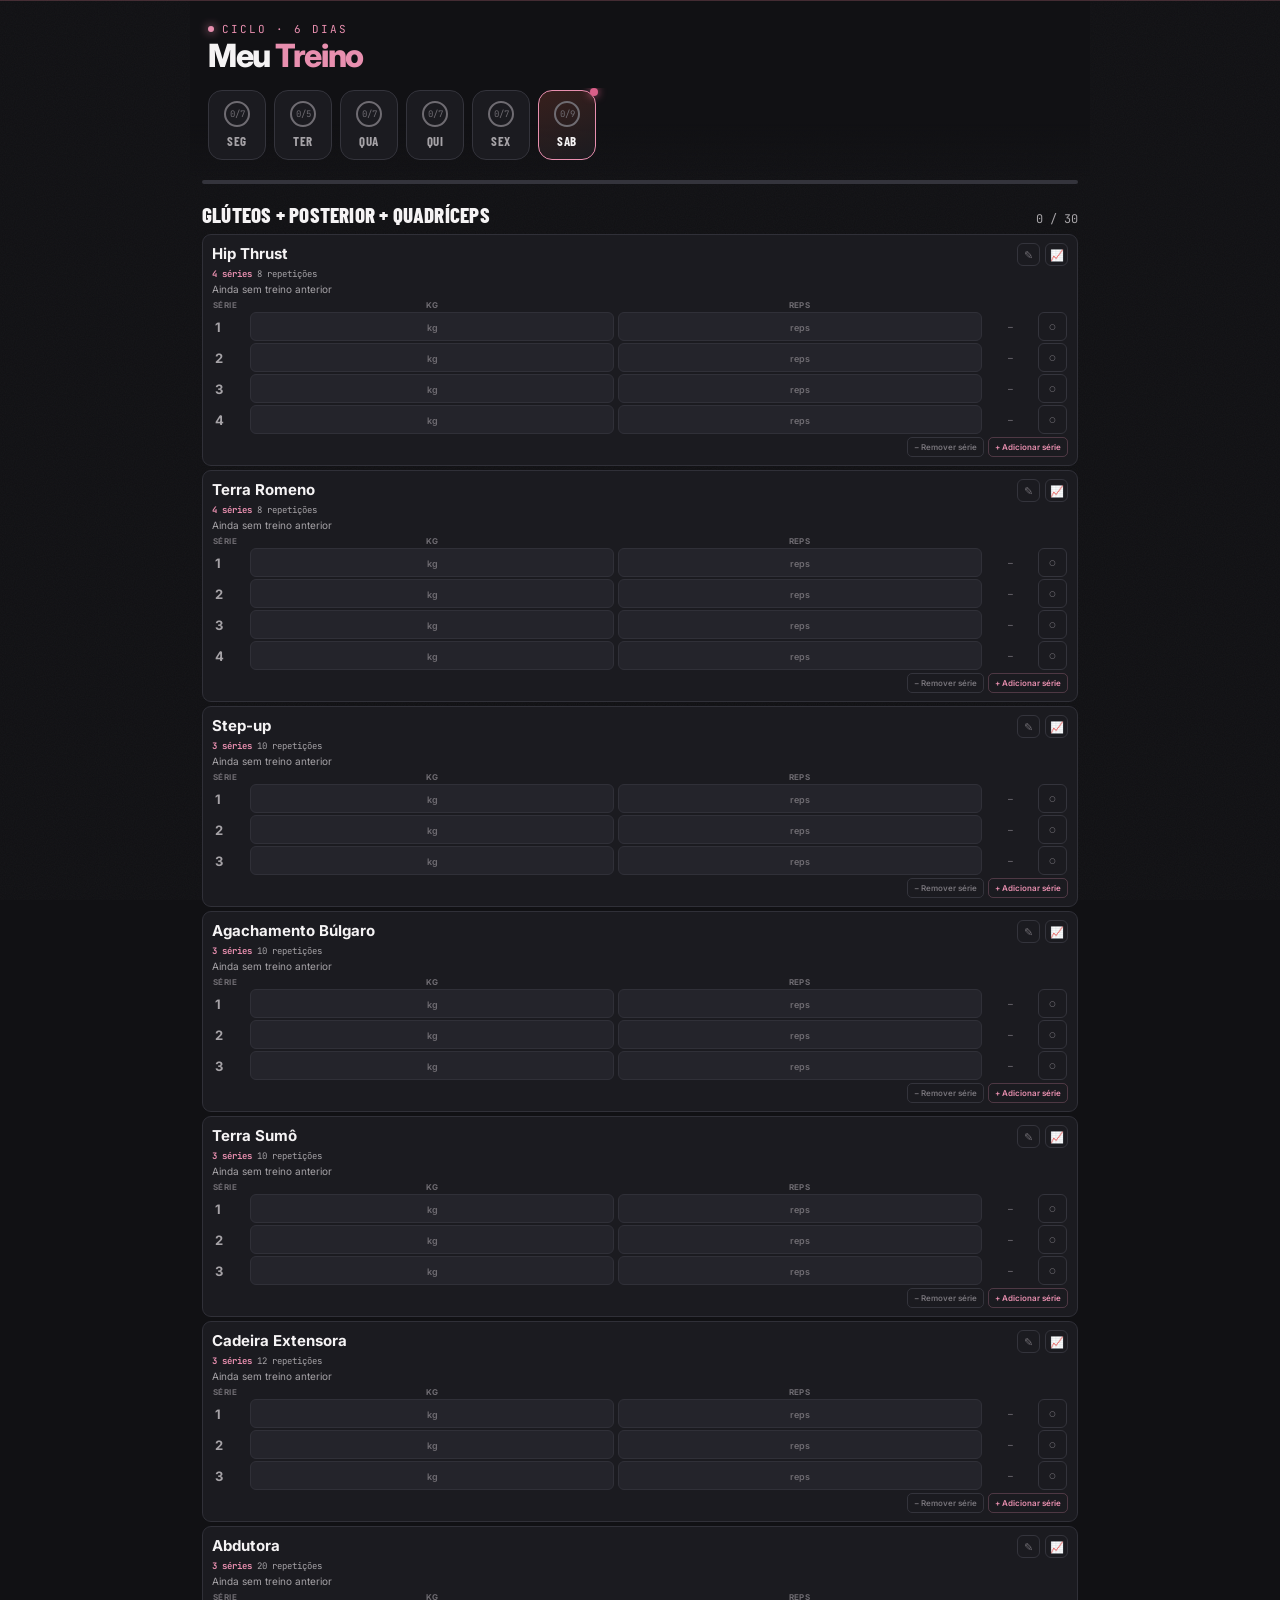
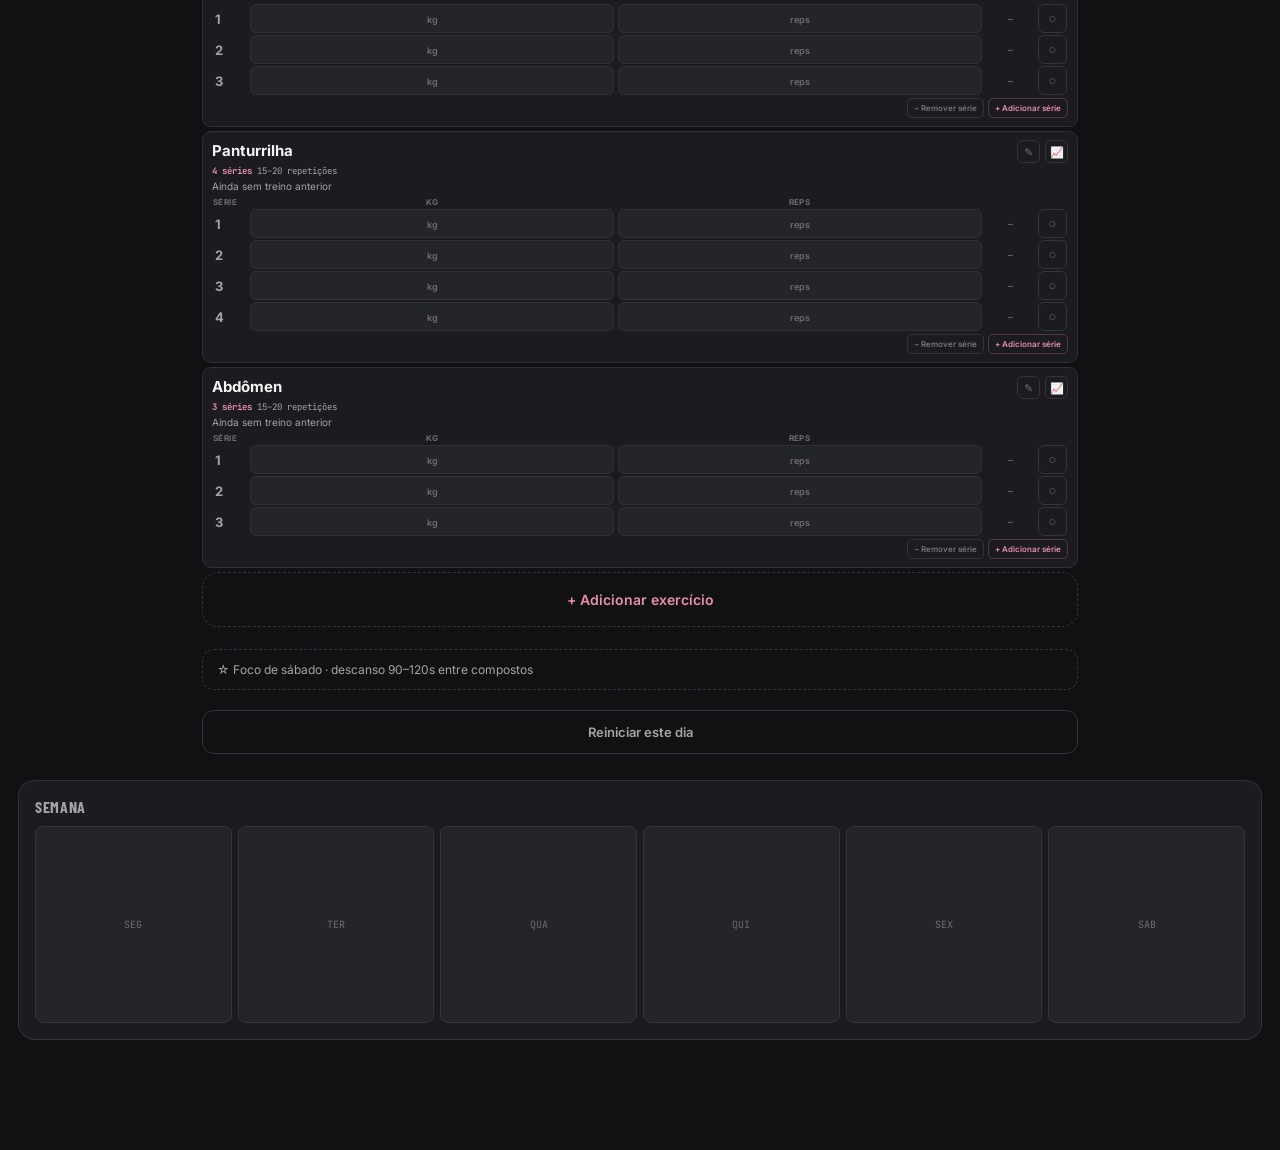
<file: treino-app.html>
<!DOCTYPE html>
<html lang="pt-BR">
<head>
<meta charset="UTF-8">
<meta name="viewport" content="width=device-width, initial-scale=1.0, maximum-scale=1.0">
<title>Treino — 7 Dias</title>
<link rel="stylesheet" href="css/style.css">
<link rel="preconnect" href="https://fonts.googleapis.com">
<link href="https://fonts.googleapis.com/css2?family=Barlow+Condensed:wght@600;700;800&family=Inter:wght@400;500;600;700&family=JetBrains+Mono:wght@500;700&display=swap" rel="stylesheet">
<style>

  /* =========================================
   1. CORES E CONFIGURAÇÕES
   ========================================= */

  :root{
  --bg: #111114;
  --card: #1B1B20;
  --card-hi: #24242B;
  --line: #34343C;

  --coral: #E88FAF;
  --teal: #D95F89;

  --text: #F5F3F4;
  --muted: #A6A3A7;
  --muted-2: #6F6C72;
}

/* =========================================
   2. BASE DA PÁGINA
   ========================================= */

  *{box-sizing:border-box; -webkit-tap-highlight-color: transparent;}
  html,body{margin:0; padding:0;}
  body{
    background: var(--bg); color: var(--text); font-family:'Inter', sans-serif;
    min-height:100vh; padding-bottom: 110px;
  }
  .save-error{
    position: fixed; top:0; left:0; right:0; z-index:50;
    background: #3A1D16; border-bottom: 1px solid var(--coral); color:#FFD9CC;
    font-family:'Inter',sans-serif; font-size:12px; line-height:1.4;
    padding: 10px 16px; text-align:center;
    transform: translateY(-100%); transition: transform .25s ease;
  }
  .save-error.show{ transform: translateY(0); }

  .noise{
    position:fixed; inset:0; pointer-events:none; opacity:0.035; z-index:0;
    background-image: url("data:image/svg+xml,%3Csvg xmlns='http://www.w3.org/2000/svg' width='120' height='120'%3E%3Cfilter id='n'%3E%3CfeTurbulence type='fractalNoise' baseFrequency='0.9' numOctaves='2' stitchTiles='stitch'/%3E%3C/filter%3E%3Crect width='100%25' height='100%25' filter='url(%23n)'/%3E%3C/svg%3E");
  }

/* =========================================
   3. CABEÇALHO
   ========================================= */

  header{
    position:sticky; top:0; z-index:20;
    background: linear-gradient(180deg, var(--bg) 70%, transparent);
    padding: 22px 18px 10px;
  }
  .eyebrow{
    font-family:'JetBrains Mono', monospace; font-size: 11px; letter-spacing: 0.18em;
    color: var(--coral); text-transform: uppercase; margin-bottom: 4px;
    display:flex; align-items:center; gap:8px;
  }
  .eyebrow::before{
    content:''; width:6px; height:6px; background:var(--coral); border-radius:50%;
    box-shadow: 0 0 10px var(--coral);
  }
 h1{
  font-family:'Inter', sans-serif;
  font-weight:800;
  font-size:32px;
  letter-spacing:-0.04em;
  margin:0 0 16px;
  line-height:1;
  text-transform:none;
  color:var(--text);
}

h1 span{
  color:var(--coral);
}
  h1 span{ color: var(--coral); }

  /* =========================================
   4. DIAS DA SEMANA
   ========================================= */

  .week-strip{ display:flex; gap:8px; overflow-x:auto; padding: 2px 0 6px; scrollbar-width:none; }
  .week-strip::-webkit-scrollbar{display:none;}
  .day-tab{
    flex: 0 0 auto; display:flex; flex-direction:column; align-items:center; gap:6px;
    padding: 10px 14px; border-radius: 14px; border:1px solid var(--line); background: var(--card);
    cursor:pointer; min-width: 58px; transition: all .15s ease; position:relative;
  }
  .day-tab .d{
    font-family:'Barlow Condensed', sans-serif; font-weight:700; font-size:13px;
    letter-spacing:0.04em; color:var(--muted); text-transform:uppercase;
  }
  .day-tab .ring{
    width:26px; height:26px; border-radius:50%; border:2px solid var(--muted-2);
    display:flex; align-items:center; justify-content:center;
    font-family:'JetBrains Mono',monospace; font-size:9px; color:var(--muted-2);
  }
  .day-tab.active{ border-color: var(--coral); background: linear-gradient(160deg, rgba(255,107,74,0.16), var(--card)); }
  .day-tab.active .d{ color: var(--text); }
  .day-tab.today::after{
    content:''; position:absolute; top:-3px; right:-3px; width:8px; height:8px; border-radius:50%;
    background:var(--teal); box-shadow: 0 0 8px var(--teal);
  }
  .day-tab.done .ring{ border-color: var(--teal); color:var(--teal); }
  .day-tab.done .ring::after{ content:'✓'; }

  main{ padding: 8px 18px 0; position:relative; z-index:1; }

  /* =========================================
   5. GRUPOS MUSCULARES
   ========================================= */

  .group-header{ display:flex; justify-content:space-between; align-items:flex-end; margin: 18px 0 12px; }
  .group-header .muscle{
    font-family:'Barlow Condensed', sans-serif; font-weight:700; font-size:24px;
    text-transform:uppercase; letter-spacing:0.01em;
  }
  .group-header .count{ font-family:'JetBrains Mono', monospace; font-size:12px; color:var(--muted); }

  .progress-track{ height:4px; background:var(--line); border-radius:2px; overflow:hidden; margin-bottom:18px; }
  .progress-fill{
    height:100%; background: linear-gradient(90deg, var(--coral), #FF9166); border-radius:2px;
    transition: width .35s ease;
  }

  /* =========================================
   6. CARDS DOS EXERCÍCIOS
   ========================================= */

  .exercise.checked{
    border-color: rgba(73,184,166,0.4);
    background: linear-gradient(160deg, rgba(73,184,166,0.09), var(--card));
  }
  .ex-row{ display:flex; align-items:flex-start; gap:12px; }
  .ex-body{ flex:1; min-width:0; }
  .ex-name-row{ display:flex; align-items:center; gap:8px; }
.ex-name{
  font-weight:700;
  font-size:13px;
  flex:1;
  line-height:1.1;
}
  .exercise.checked .ex-name{ color: var(--muted); text-decoration: line-through; text-decoration-color: var(--muted-2); }
  .icon-btn{
    flex: 0 0 auto; width:24px; height:24px; border-radius:7px; border:1px solid var(--line);
    background:transparent; color:var(--muted-2); display:flex; align-items:center; justify-content:center;
    cursor:pointer; font-size:11px;
  }
  .icon-btn.on{ color: var(--coral); border-color: var(--coral); }
 .ex-meta{
  font-family:'JetBrains Mono',monospace;
  font-size:9px;
  color:var(--muted);
  display:flex;
  gap:6px;
  flex-wrap:wrap;
  margin-top:2px;
  align-items:center;
}
  .ex-meta b{ color:var(--coral); font-weight:700; }
  .exercise.checked .ex-meta b{ color: var(--teal); }
  .set-count{ font-family:'JetBrains Mono',monospace; color: var(--muted-2); margin-left:auto; }
  .exercise.checked .set-count{ color: var(--teal); }

.weight-input{
  flex:0 0 auto;
  width:74px;
  background:#FFF;
  border:1px solid var(--line);
  border-radius:10px;
  color:var(--text);
  font-family:'Inter',sans-serif;
  font-size:13px;
  text-align:center;
  padding:10px 4px;
}
  .weight-input::placeholder{ color: var(--muted-2); font-size:10px; }
  .weight-input:focus{ outline:none; border-color: var(--coral); }

  .prev-chip{ margin-top:6px; font-family:'JetBrains Mono',monospace; font-size:11px; color: var(--muted-2); }
  .prev-chip b{ color: var(--coral); font-weight:700; }
  .prev-chip.empty{ font-style: italic; }

/* =========================================
   7. TABELA DE SÉRIES
   ========================================= */

.set-table{
  margin-top:7px;
  width:100%;
}

.set-table-header{
  padding:0 2px 3px;
  color:var(--muted-2);
  font-size:8px;
  font-weight:700;
  letter-spacing:.06em;
  text-align:center;
}

.set-table-header div:first-child{
  text-align:left;
}

.set-table-row{
  margin-bottom:3px;
}

.set-number{
  font-size:14px;
  font-weight:700;
  color:var(--muted);
  padding-left:4px;
}

.set-input{
  width:100%;
  height:30px;

  border:1px solid #303038;
  background:#24242B;
  border-radius:6px;

  color:var(--text);

  font-family:'Inter',sans-serif;
  font-size:13px;
  font-weight:700;

  text-align:center;
  padding:2px 3px;
}

.set-input::placeholder{
  color:var(--muted-2);
  font-size:9px;
}

.set-input:focus{
  outline:none;
  border-color:var(--coral);
  box-shadow:0 0 0 2px rgba(232,143,175,.12);
}

.set-check{
  width:30px;
  height:30px;
  border-radius:8px;
  border:1px solid #34343C;
  background:#1B1B20;
  color:var(--muted-2);
  font-size:14px;
  font-weight:700;
  cursor:pointer;
}

.set-check.done{
  background:var(--coral);
  border-color:var(--coral);
  color:#111114;
}

/* =========================================
   8. HISTÓRICO
   ========================================= */

.previous-workout{
  margin-top:3px;
  font-size:10px;
  color:var(--muted);
}

.previous-workout strong{
  color:var(--coral);
  font-weight:700;
}

.copy-weight-btn{
  margin-left:6px;
  padding:2px 6px;
  border-radius:5px;
  border:1px solid rgba(232,143,175,.3);
  background:transparent;
  color:var(--coral);
  font-family:'Inter',sans-serif;
  font-size:9px;
  font-weight:600;
  cursor:pointer;
}

.copy-weight-btn:active{
  transform:scale(.96);
}

.previous-workout strong{
  color:var(--coral);
  font-weight:700;
}
  .set-pill{
    width:34px; height:34px; border-radius:10px; border: 2px solid var(--muted-2);
    display:flex; align-items:center; justify-content:center;
    font-family:'JetBrains Mono',monospace; font-weight:700; font-size:13px;
    color: var(--muted); cursor:pointer; transition: all .12s ease; flex: 0 0 auto;
  }
  .set-pill:active{ transform: scale(0.92); }
  .set-pill.on{ background: var(--teal); border-color: var(--teal); color:#0E1A18; }
  .set-adjust{
    width:34px; height:34px; border-radius:10px; border: 1px dashed var(--line); background:transparent;
    display:flex; align-items:center; justify-content:center; color:var(--muted); cursor:pointer;
    font-size:16px; flex:0 0 auto;
  }
  .set-adjust:active{ border-color: var(--coral); color:var(--coral); }
  .set-adjust.minus{ font-size:18px; }

  .mini-hist{ display:flex; gap:6px; overflow-x:auto; margin-top:12px; scrollbar-width:none; }
  .mini-hist::-webkit-scrollbar{ display:none; }
  .mh-chip{
    flex: 0 0 auto; display:flex; flex-direction:column; align-items:center; gap:2px;
    padding: 6px 10px; border-radius:8px; background: var(--card-hi); border:1px solid var(--line);
    font-family:'JetBrains Mono',monospace; font-size:10px;
  }
  .mh-chip .mh-d{ color: var(--muted-2); }
  .mh-chip .mh-w{ color: var(--text); font-weight:700; font-size:12px; }
  .mh-chip.up .mh-w{ color: var(--teal); }
  .mh-chip.down .mh-w{ color: var(--coral); }

  .history-panel{ margin-top:12px; padding-top:12px; border-top:1px dashed var(--line); display:none; }
  .history-panel.open{ display:block; }
  .history-panel .h-title{
    font-family:'JetBrains Mono',monospace; font-size:10px; letter-spacing:0.08em;
    color:var(--muted-2); text-transform:uppercase; margin-bottom:8px;
  }

/* 8.1 LISTA DO HISTÓRICO */

  .hist-list{ display:flex; flex-direction:column; gap:6px; }
  .hist-item{ display:flex; justify-content:space-between; align-items:center; font-family:'JetBrains Mono',monospace; font-size:12px; }
  .hist-item .hd{ color:var(--muted); }
  .hist-item .hw{ color:var(--text); font-weight:700; }
  .hist-item .hw.up{ color: var(--teal); }
  .hist-item .hw.down{ color: var(--coral); }
  .hist-empty{ font-size:12px; color:var(--muted-2); font-style:italic; }

/* 8.2 EDIÇÃO DO EXERCÍCIO */

  .edit-panel{
    margin-top:12px; padding-top:12px; border-top:1px dashed var(--line);
    display:none; flex-direction:column; gap:8px;
  }
  .edit-panel.open{ display:flex; }
  .edit-panel label{
    font-family:'JetBrains Mono',monospace; font-size:10px; letter-spacing:0.06em;
    color:var(--muted-2); text-transform:uppercase; margin-bottom:3px; display:block;
  }
  .edit-panel input{
    width:100%; background: var(--card-hi); border:1px solid var(--line); border-radius:8px;
    color: var(--text); font-family:'Inter',sans-serif; font-size:13px; padding:9px 10px;
  }
  .edit-panel input:focus{ outline:none; border-color: var(--coral); }
  .edit-row-actions{ display:flex; gap:8px; margin-top:4px; }
  .edit-row-actions button{
    flex:1; padding:9px 0; border-radius:9px; border:1px solid var(--line); background:transparent;
    color: var(--text); font-family:'Inter',sans-serif; font-weight:600; font-size:12px; cursor:pointer;
  }
  .edit-row-actions button.save{ background: var(--teal); border-color: var(--teal); color:#0E1A18; }
  .edit-row-actions button.del{ color: var(--coral); border-color: var(--coral-dim, #7A3A2C); }

  .rest-note{
    display:flex; align-items:center; gap:8px; font-size:12px; color:var(--muted); margin: 22px 0 10px;
    padding: 12px 14px; border-radius:12px; border:1px dashed var(--line);
  }

  /* =========================================
   9. ADICIONAR EXERCÍCIO
   ========================================= */

  .add-exercise-card{
    border: 1px dashed var(--line); border-radius:16px; padding:14px 16px; margin-bottom:10px;
  }
  .add-exercise-btn{
    display:flex; align-items:center; justify-content:center; gap:8px; width:100%;
    background:transparent; border:none; color: var(--coral); font-family:'Inter',sans-serif;
    font-weight:600; font-size:14px; cursor:pointer; padding:4px 0;
  }
  .add-form{ display:none; flex-direction:column; gap:8px; margin-top:12px; }
  .add-form.open{ display:flex; }
  .add-form label{
    font-family:'JetBrains Mono',monospace; font-size:10px; letter-spacing:0.06em;
    color:var(--muted-2); text-transform:uppercase; margin-bottom:3px; display:block;
  }
  .add-form input{
    width:100%; background: var(--card-hi); border:1px solid var(--line); border-radius:8px;
    color: var(--text); font-family:'Inter',sans-serif; font-size:13px; padding:9px 10px;
  }
  .add-form input:focus{ outline:none; border-color: var(--coral); }
  .add-form .stepper{ display:flex; align-items:center; gap:10px; }
  .add-form .stepper button{
    width:32px; height:32px; border-radius:8px; border:1px solid var(--line); background:transparent;
    color:var(--text); font-size:16px; cursor:pointer;
  }
  .add-form .stepper .val{ font-family:'JetBrains Mono',monospace; font-weight:700; font-size:14px; min-width:20px; text-align:center; }
  .add-form .actions{ display:flex; gap:8px; margin-top:4px; }
  .add-form .actions button{
    flex:1; padding:10px 0; border-radius:9px; border:1px solid var(--line); background:transparent;
    color: var(--text); font-family:'Inter',sans-serif; font-weight:600; font-size:13px; cursor:pointer;
  }
  .add-form .actions button.save{ background: var(--coral); border-color: var(--coral); color:#20120C; }

  .reset-btn{
    display:block; width:100%; margin: 20px 0 4px; padding: 13px; background: transparent;
    border:1px solid var(--line); border-radius:12px; color: var(--muted); font-family:'Inter',sans-serif;
    font-weight:600; font-size:13px; cursor:pointer;
  }
  .reset-btn:active{ border-color: var(--coral); color: var(--coral); }

/* =========================================
   10. RESUMO DA SEMANA
   ========================================= */

  .week-summary{ margin: 26px 18px 0; padding: 16px; border-radius:16px; background: var(--card); border:1px solid var(--line); }
  .week-summary .title{
    font-family:'Barlow Condensed',sans-serif; font-weight:700; font-size:16px;
    text-transform:uppercase; letter-spacing:0.04em; color:var(--muted); margin-bottom:10px;
  }
  .grid6{ display:grid; grid-template-columns: repeat(6,1fr); gap:6px; }
  .grid6 .cell{
    aspect-ratio:1; border-radius:8px; background:var(--card-hi); display:flex; align-items:center;
    justify-content:center; font-family:'JetBrains Mono',monospace; font-size:10px; color:var(--muted-2);
    border:1px solid var(--line);
  }
  .grid6 .cell.done{ background: rgba(73,184,166,0.18); border-color:var(--teal); color:var(--teal); }

/* =========================================
   11. RELÓGIO DE DESCANSO
   ========================================= */

.timer-bar{
  position:fixed;
  left:50%;
  transform:translateX(-50%);
  bottom:12px;
  right:auto;

  width:360px;

  z-index:40;

  background:#1B1B20;
  border:1px solid #303038;
  border-radius:10px;

  padding:7px 8px;

  box-shadow:0 6px 18px rgba(0,0,0,.40);

  display:none;
}

.timer-bar.show{
  display:block;
}

.timer-top{
  display:flex;
  align-items:center;
  justify-content:space-between;
  margin-bottom:4px;
}

.timer-label{
  font-family:'JetBrains Mono',monospace;
  font-size:8px;
  letter-spacing:.06em;
  color:var(--muted);
  text-transform:uppercase;
}

.timer-digits{
  font-family:'JetBrains Mono',monospace;
  font-weight:700;
  font-size:18px;
  line-height:1;
  color:var(--text);
}

.timer-digits.done{
  color:var(--teal);
}

.timer-track{
  height:3px;
  background:var(--line);
  border-radius:2px;
  overflow:hidden;
  margin-bottom:5px;
}

.timer-fill{
  height:100%;
  background:var(--coral);
  border-radius:2px;
  transition:width 1s linear;
}

.timer-controls{
  display:flex;
  gap:4px;
  align-items:center;
}

.timer-controls button{
  flex:1;
  padding:5px 0;

  border-radius:6px;
  border:1px solid var(--line);

  background:transparent;
  color:var(--text);

  font-family:'Inter',sans-serif;
  font-weight:600;
  font-size:9px;

  cursor:pointer;
}

.timer-controls button.ghost{
  flex:0 0 auto;
  padding:5px 7px;
  color:var(--muted);
}

.timer-presets{
  display:flex;
  gap:4px;
  margin-top:5px;
}

.timer-presets button{
  flex:1;
  padding:3px 0;

  border-radius:5px;
  border:1px solid var(--line);

  background:transparent;
  color:var(--muted);

  font-family:'JetBrains Mono',monospace;
  font-size:8px;

  cursor:pointer;
}

.timer-presets button.active{
  border-color:var(--coral);
  color:var(--coral);
}


/* =========================================
   12. CELULAR — LAYOUT CLEAN
   ========================================= */

@media(max-width:700px){

  /* CARDS */
  .exercise{
    width:100%;
    padding:10px 11px;
    margin-bottom:6px;
    border-radius:10px;
  }

  .ex-row{
    width:100%;
  }

  .ex-body{
    width:100%;
  }

  .ex-name{
    font-size:16px;
  }

  .ex-meta{
    font-size:9px;
  }

  /* TABELA */
  .set-table{
    width:100%;
    margin-top:7px;
  }

  .set-table-header,
  .set-table-row{
    width:100%;
    grid-template-columns:
      38px
      minmax(0,1fr)
      minmax(0,1fr)
      52px
      30px;
    gap:5px;
  }

  .set-input{
    width:100%;
    height:31px;
    font-size:13px;
  }

  .previous-weight{
    width:100%;
    font-size:8px;
  }

  .set-check{
    width:29px;
    height:29px;
  }

  /* BOTÕES */
  .series-actions{
    justify-content:center;
    margin-top:5px;
  }

  .series-actions button{
    height:23px;
    font-size:9px;
  }

  /* =========================================
     CRONÔMETRO
     ========================================= */

  .timer-bar{
  position:fixed;
  left:10px;
  right:10px;
  bottom:10px;

  width:auto;
  max-width:none;

  transform:none;

  padding:12px 14px;
  border-radius:14px;

  z-index:100;
}

  .timer-digits{
    font-size:23px;
  }

  .timer-controls{
    display:grid;
    grid-template-columns:1fr 1fr 42px;
    gap:5px;
  }

  .timer-controls button{
    height:27px;
    font-size:9px;
  }

  .timer-presets{
    display:grid;
    grid-template-columns:repeat(3,1fr);
    gap:5px;
    margin-top:5px;
  }

  .timer-presets button{
    height:22px;
    font-size:8px;
  }

}
/* =========================================
   13. LAYOUT COMPACTO
   ========================================= */

main{
  max-width:900px;
  margin:0 auto;
  padding:4px 12px 0;
}

header{
  max-width:900px;
  margin:0 auto;
}

/* Título do grupo */

.group-header{
  margin:12px 0 7px;
}

.group-header .muscle{
  font-size:21px;
  font-weight:800;
}

/* =========================================
   CARD DO EXERCÍCIO
   ========================================= */

.exercise{
  width:100%;
  background:#1B1B20;
  border:1px solid #303038;
  border-radius:9px;
  padding:8px 9px;
  margin-bottom:4px;
  box-shadow:none;
}

.exercise.checked{
  background:#1B1B20;
}

/* =========================================
   CABEÇALHO DO EXERCÍCIO
   ========================================= */

.ex-row{
  display:flex;
  align-items:flex-start;
  gap:6px;
}

.ex-body{
  flex:1;
  min-width:0;
}

.ex-name-row{
  display:flex;
  align-items:center;
  gap:5px;
}

.ex-name{
  font-size:15px;
  font-weight:700;
  line-height:1.1;
  flex:1;
}

.icon-btn{
  width:23px;
  height:23px;
  border-radius:6px;
  font-size:11px;
}

/* Série / repetições */

.ex-meta{
  font-size:9px;
  gap:5px;
  margin-top:2px;
}

/* =========================================
   ÚLTIMO TREINO
   ========================================= */

.copy-weight-btn{
  margin-left:6px;
  padding:2px 6px;
  border-radius:5px;
  border:1px solid rgba(232,143,175,.3);
  background:transparent;
  color:var(--coral);
  font-family:'Inter',sans-serif;
  font-size:9px;
  font-weight:600;
  cursor:pointer;
}

.copy-weight-btn:active{
  transform:scale(.96);
}

/* =========================================
   TABELA
   SÉRIE | KG | REPS | ANT. | ✓
   ========================================= */

.set-table{
  width:100%;
  margin-top:5px;
}

.set-table-header,
.set-table-row{
  display:grid;
  grid-template-columns:
    34px
    minmax(0,1fr)
    minmax(0,1fr)
    48px
    30px;

  gap:4px;
  align-items:center;
}

/* Cabeçalho */

.set-table-header{
  padding:0 1px 2px;

  color:var(--muted-2);

  font-size:8px;
  font-weight:700;

  letter-spacing:.05em;
  text-align:center;
}

.set-table-header div:first-child{
  text-align:left;
}

/* Linhas */

.set-table-row{
  margin-bottom:2px;
}

/* Número da série */

.set-number{
  font-size:13px;
  font-weight:700;
  color:var(--muted);
  padding-left:3px;
}

/* =========================================
   KG / REPS
   ========================================= */

.set-input{
  width:100%;
  height:29px;

  border:1px solid #303038;
  background:#24242B;
  border-radius:6px;

  color:var(--text);

  font-family:'Inter',sans-serif;
  font-size:12px;
  font-weight:600;

  text-align:center;

  padding:2px 3px;
}

.set-input::placeholder{
  color:var(--muted-2);
  font-size:9px;
}

.set-input:focus{
  outline:none;
  border-color:var(--coral);
  box-shadow:0 0 0 1px rgba(232,143,175,.12);
}

/* =========================================
   13.1 PESO ANTERIOR
   ========================================= */

.previous-weight{
  text-align:center;

  color:var(--muted-2);

  font-family:'JetBrains Mono',monospace;
  font-size:8px;
  font-weight:600;

  white-space:nowrap;
  overflow:hidden;
}

/* =========================================
   13.2 MARCAR SÉRIE
   ========================================= */

.set-check{
  width:29px;
  height:29px;

  border-radius:6px;
  border:1px solid #34343C;

  background:#1B1B20;

  color:var(--muted-2);

  font-size:13px;
  font-weight:700;

  cursor:pointer;
}

.set-check.done{
  background:var(--coral);
  border-color:var(--coral);
  color:#111114;
}

/* =========================================
   13.3 BOTÕES DE SÉRIE
   ========================================= */

.series-actions{
  display:flex;
  justify-content:flex-end;
  gap:4px;
  margin-top:3px;
}

.series-actions button{
  height:20px;
  padding:0 6px;

  border-radius:5px;
  border:1px solid #34343C;

  background:transparent;
  color:#77747A;

  font-family:'Inter',sans-serif;
  font-size:8px;
  font-weight:600;

  cursor:pointer;
}

.series-actions .add-set-btn{
  color:var(--coral);
  border-color:rgba(232,143,175,.25);
}

/* =========================================
   MOBILE
   ========================================= */

@media(max-width:700px){



  main{
    padding:4px 10px 0;
  }

  header{
    padding:16px 10px 7px;
  }

  h1{
    font-size:29px;
    margin-bottom:10px;
  }

  .week-strip{
    gap:5px;
  }

  .day-tab{
    min-width:52px;
    padding:7px 10px;
    border-radius:9px;
  }

  .day-tab .ring{
    width:23px;
    height:23px;
  }

  .group-header{
    margin:11px 0 6px;
  }

  .group-header .muscle{
    font-size:20px;
  }

  .exercise{
    padding:8px;
    border-radius:8px;
    margin-bottom:4px;
  }

  .ex-name{
    font-size:15px;
  }

  .ex-meta{
    font-size:9px;
  }

  .previous-workout{
    font-size:9px;
  }

  .set-table{
    margin-top:5px;
  }

  .set-table-header,
.set-table-row{
  display:grid;
  grid-template-columns: 38px 72px 72px 48px 30px;
  gap:4px;
  align-items:center;
}

.set-table{
  width:max-content;
  min-width:0;
  margin-top:5px;
}

 .set-input{
  width:72px;
  height:30px;

  border:1px solid #303038;
  background:#24242B;
  border-radius:6px;

  color:var(--text);

  font-family:'Inter',sans-serif;
  font-size:13px;
  font-weight:700;

  text-align:center;
  padding:2px 3px;
}

  .set-check{
    width:28px;
    height:28px;
  }

  .set-number{
    font-size:12px;
  }

.previous-weight{
  width:48px;
  text-align:center;

  color:var(--muted-2);

  font-family:'JetBrains Mono',monospace;
  font-size:8px;
  font-weight:600;

  white-space:nowrap;
}
/* BOTÕES DE SÉRIE */

.series-actions{
  display:flex;
  justify-content:center;
  gap:4px;
  margin-top:4px;
}

.series-actions button{
  flex:0 0 auto;
  height:22px;
  padding:0 7px;
  border-radius:5px;
  border:1px solid #34343C;
  background:transparent;
  color:#77747A;
  font-family:'Inter',sans-serif;
  font-size:9px;
  font-weight:600;
  cursor:pointer;
}

.series-actions .add-set-btn{
  color:#E88FAF;
  border-color:rgba(232,143,175,.25);
}

.series-actions .remove-set-btn{
  color:#77747A;
}

} /* fecha o @media */

</style>
</head>
<body>
<div class="noise"></div>
<div class="save-error" id="saveError">⚠ Não foi possível salvar. Seu navegador pode estar bloqueando armazenamento local (modo privado/anônimo, ou espaço cheio). Os dados desta sessão podem se perder ao fechar a aba.</div>

<header>
  <div class="eyebrow">Ciclo · 6 dias</div>
<h1>Meu <span>Treino</span></h1>
  <div class="week-strip" id="weekStrip"></div>
</header>

<main>
  <div class="progress-track"><div class="progress-fill" id="progressFill" style="width:0%"></div></div>
  <div class="group-header">
    <div class="muscle" id="muscleTitle"></div>
    <div class="count" id="exCount"></div>
  </div>
  <div id="exerciseList"></div>

  <div class="add-exercise-card">
    <button class="add-exercise-btn" id="addExBtn">+ Adicionar exercício</button>
    <div class="add-form" id="addForm">
      <div>
        <label>Nome do exercício</label>
        <input type="text" id="newExName" placeholder="Ex: Elevação pélvica">
      </div>
      <div>
        <label>Repetições</label>
        <input type="text" id="newExReps" placeholder="Ex: 10 repetições">
      </div>
      <div>
        <label>Séries</label>
        <div class="stepper">
          <button type="button" id="newExMinus">−</button>
          <div class="val" id="newExSetsVal">3</div>
          <button type="button" id="newExPlus">+</button>
        </div>
      </div>
      <div class="actions">
        <button id="newExCancel">Cancelar</button>
        <button class="save" id="newExSave">Adicionar</button>
      </div>
    </div>
  </div>

  <div class="rest-note" id="restNote"></div>
  <button class="reset-btn" id="resetBtn">Reiniciar este dia</button>
</main>

<div class="week-summary">
  <div class="title">Semana</div>
  <div class="grid6" id="weekGrid"></div>
</div>

<div class="timer-bar" id="timerBar">
  <div class="timer-top">
    <div class="timer-label" id="timerLabel">Descanso</div>
    <div class="timer-digits" id="timerDigits">01:30</div>
  </div>
  <div class="timer-track"><div class="timer-fill" id="timerFill" style="width:100%"></div></div>
  <div class="timer-controls">
    <button id="timerToggle">Pausar</button>
    <button id="timerAdd">+15s</button>
    <button class="ghost" id="timerStop">✕</button>
  </div>
  <div class="timer-presets" id="timerPresets"></div>
</div>

<script>

/* =========================================
   12. DADOS DOS TREINOS
   ========================================= */

const DATA = [
  { day:"SEGUNDA", short:"SEG", muscle:"Ombros + Tríceps", rest:"Isolados: 60–90s · Compostos: 90–120s",
    ex:[
      {n:"Desenvolvimento com halteres", s:"4 séries", r:"8 repetições"},
      {n:"Elevação lateral", s:"4 séries", r:"12 repetições"},
      {n:"Desenvolvimento na máquina", s:"3 séries", r:"10 repetições"},
      {n:"Crucifixo inverso", s:"3 séries", r:"12 repetições"},
      {n:"Tríceps corda", s:"4 séries", r:"10 repetições"},
      {n:"Tríceps francês", s:"3 séries", r:"10 repetições"},
      {n:"Tríceps testa", s:"3 séries", r:"10 repetições"},
    ]},

  { day:"TERÇA", short:"TER", muscle:"Quadríceps + Glúteos", rest:"Isolados: 60–90s · Compostos: 90–120s",
    ex:[
      {n:"Agachamento livre", s:"4 séries", r:"8 repetições"},
      {n:"Leg Press", s:"4 séries", r:"10 repetições"},
      {n:"Cadeira extensora", s:"3 séries", r:"12 repetições"},
      {n:"Afundo", s:"3 séries", r:"10 repetições"},
      {n:"Abdutora", s:"4 séries", r:"15–20 repetições"},
    ]},
  { day:"QUARTA", short:"QUA", muscle:"Costas + Bíceps", rest:"Isolados: 60–90s · Compostos: 90–120s",
    ex:[
      {n:"Puxada alta", s:"4 séries", r:"10 repetições"},
      {n:"Remada curvada", s:"4 séries", r:"8 repetições"},
      {n:"Remada baixa", s:"3 séries", r:"10 repetições"},
      {n:"Pulldown", s:"3 séries", r:"12 repetições"},
      {n:"Rosca direta", s:"4 séries", r:"10 repetições"},
      {n:"Rosca alternada", s:"3 séries", r:"10 repetições"},
      {n:"Rosca martelo", s:"3 séries", r:"12 repetições"},
    ]},
  { day:"QUINTA", short:"QUI", muscle:"Ombros + Tríceps", rest:"Isolados: 60–90s · Compostos: 90–120s",
    ex:[
      {n:"Desenvolvimento com barra ou máquina", s:"4 séries", r:"8 repetições"},
      {n:"Elevação lateral na polia", s:"3 séries", r:"12 repetições"},
      {n:"Face Pull", s:"3 séries", r:"15 repetições"},
      {n:"Elevação frontal", s:"3 séries", r:"12 repetições"},
      {n:"Tríceps corda", s:"3 séries", r:"12 repetições"},
      {n:"Tríceps unilateral", s:"3 séries", r:"12 repetições"},
      {n:"Mergulho no banco", s:"3 séries", r:"12 repetições"},
    ]},
  { day:"SEXTA", short:"SEX", muscle:"Costas + Bíceps", rest:"Isolados: 60–90s · Compostos: 90–120s",
    ex:[
      {n:"Barra fixa ou puxada", s:"4 séries", r:"8 repetições"},
      {n:"Remada cavalinho", s:"4 séries", r:"10 repetições"},
      {n:"Remada unilateral", s:"3 séries", r:"10 repetições"},
      {n:"Pullover na polia", s:"3 séries", r:"12 repetições"},
      {n:"Rosca Scott", s:"3 séries", r:"10 repetições"},
      {n:"Rosca inclinada", s:"3 séries", r:"10 repetições"},
      {n:"Rosca martelo na corda", s:"3 séries", r:"12 repetições"},
    ]},
  { day:"SÁBADO", short:"SAB", muscle:"Glúteos + Posterior + Quadríceps", rest:"Foco de sábado · descanso 90–120s entre compostos",
    ex:[
      {n:"Hip Thrust", s:"4 séries", r:"8 repetições"},
      {n:"Terra Romeno", s:"4 séries", r:"8 repetições"},
      {n:"Step-up", s:"3 séries", r:"10 repetições"},
      {n:"Agachamento Búlgaro", s:"3 séries", r:"10 repetições"},
      {n:"Terra Sumô", s:"3 séries", r:"10 repetições"},
      {n:"Cadeira Extensora", s:"3 séries", r:"12 repetições"},
      {n:"Abdutora", s:"3 séries", r:"20 repetições"},
      {n:"Panturrilha", s:"4 séries", r:"15–20 repetições"},
      {n:"Abdômen", s:"3 séries", r:"15–20 repetições"},
    ]},
];

/* =========================================
   13. VARIÁVEIS DO APP
   ========================================= */

let state = {};       // { dayIndex: { exId: {sets:[bool], weight:''} } }
let history = {};     // { exId: [{date, weight}] }
let expanded = {};     // UI: history panels open, key exId
let editing = {};      // UI: edit panels open, key exId
let customEx = {};      // { dayIndex: [ {id,n,s,r}, ... ] } — overrides DATA[i].ex once touched
let activeDay = 0;
let addFormOpen = false;
let newExSets = 3;

/* =========================================
   14. DATA E IDENTIFICAÇÃO
   ========================================= */

const jsWeekday = new Date().getDay();
const map = {1:0, 2:1, 3:2, 4:3, 5:4, 6:5, 0:5};
activeDay = map[jsWeekday];

/* =========================================
   15. FUNÇÕES DE DATA
   ========================================= */

function todayStr(){
  const d = new Date();
  return d.getFullYear()+'-'+String(d.getMonth()+1).padStart(2,'0')+'-'+String(d.getDate()).padStart(2,'0');
}
function fmtDate(str){
  const [y,m,d] = str.split('-');
  return d+'/'+m;
}
function uid(){ return 'ex-'+Date.now()+'-'+Math.floor(Math.random()*10000); }

/* =========================================
   16. LISTA DE EXERCÍCIOS
   ========================================= */

function exList(i){
  if(!customEx[i]){
    customEx[i] = DATA[i].ex.map((e,idx)=>({ id:'d'+i+'-'+idx, n:e.n, s:e.s, r:e.r }));
  }
  return customEx[i];
}

/* =========================================
   17. ARMAZENAMENTO
   ========================================= */

const STORAGE_KEYS = {
  state: 'treino-state',
  history: 'treino-history',
  customEx: 'treino-custom-exercises'
};

function storageGet(key){
  try{
    const raw = window.localStorage.getItem(key);
    return raw ? JSON.parse(raw) : null;
  }catch(e){
    console.error('Erro ao ler localStorage:', e);
    return null;
  }
}
function storageSet(key, value){
  try{
    window.localStorage.setItem(key, JSON.stringify(value));
    return true;
  }catch(e){
    console.error('Erro ao salvar no localStorage:', e);
    showSaveError();
    return false;
  }
}
function showSaveError(){
  const el = document.getElementById('saveError');
  if(!el) return;
  el.classList.add('show');
  clearTimeout(showSaveError._t);
  showSaveError._t = setTimeout(()=> el.classList.remove('show'), 4000);
}

function saveCustom(){ storageSet(STORAGE_KEYS.customEx, customEx); }

function loadAll(){
  state = storageGet(STORAGE_KEYS.state) || {};
  history = storageGet(STORAGE_KEYS.history) || {};
  customEx = storageGet(STORAGE_KEYS.customEx) || {};
  render();
}

/* =========================================
   18. SALVAR E CARREGAR DADOS
   ========================================= */

function saveState(){ storageSet(STORAGE_KEYS.state, state); }
function saveHistory(){ storageSet(STORAGE_KEYS.history, history); }

function getDayState(i){ if(!state[i]) state[i] = {}; return state[i]; }

function numSets(sStr){
  const m = String(sStr).match(/\d+/);
  return m ? parseInt(m[0], 10) : 1;
}
function ensureExState(dayIdx, ex){
  const ds = getDayState(dayIdx);
  const n = numSets(ex.s);

  if(!ds[ex.id]){
    ds[ex.id] = {
      sets: Array.from({length:n}, () => ({
        done:false,
        weight:'',
        reps:''
      }))
    };
  }

  if(!Array.isArray(ds[ex.id].sets)){
    ds[ex.id].sets = [];
  }

  while(ds[ex.id].sets.length < n){
    ds[ex.id].sets.push({
      done:false,
      weight:'',
      reps:''
    });
  }

  if(ds[ex.id].sets.length > n){
    ds[ex.id].sets = ds[ex.id].sets.slice(0,n);
  }

  ds[ex.id].sets = ds[ex.id].sets.map(set => {
    if(typeof set === 'boolean'){
      return {
        done:set,
        weight:'',
        reps:''
      };
    }

    return {
      done:!!set.done,
      weight:set.weight || '',
      reps:set.reps || ''
    };
  });

  return ds[ex.id];
}
function exerciseDone(dayIdx, ex){
  const es = ensureExState(dayIdx, ex);
  return es.sets.length > 0 && es.sets.every(set => set.done);
}
function dayProgress(i){
  let done = 0, total = 0;

  exList(i).forEach(ex=>{
    const es = ensureExState(i, ex);

    done += es.sets.filter(set => set.done).length;
    total += es.sets.length;
  });

  return {done, total};
}
function dayExerciseTotals(i){
  const list = exList(i);
  let done = 0;
  list.forEach(ex=>{ if(exerciseDone(i, ex)) done++; });
  return {done, total: list.length};
}

function logWorkout(id, sets){

  if(!history[id]) history[id] = [];

  const t = todayStr();

  const workout = {
    date: t,
    sets: sets.map(set => ({
      weight: set.weight || '',
      reps: set.reps || ''
    }))
  };

  const existing = history[id].find(h => h.date === t);

  if(existing){
    existing.sets = workout.sets;
  }else{
    history[id].push(workout);
  }

  history[id].sort((a,b)=>a.date.localeCompare(b.date));

  if(history[id].length > 25){
    history[id] = history[id].slice(-25);
  }

  saveHistory();
}
function removeTodayWeight(id){
  if(!history[id]) return;
  const t = todayStr();
  history[id] = history[id].filter(h=>h.date!==t);
  saveHistory();
}
function lastWeightBefore(id){
  const arr = history[id];
  if(!arr || !arr.length) return null;
  const t = todayStr();
  const prior = arr.filter(h=>h.date!==t);
  return prior.length ? prior[prior.length-1].weight : null;
}

/* =========================================
   19. RENDERIZAÇÃO DA TELA
   ========================================= */

function renderWeekStrip(){
  const el = document.getElementById('weekStrip');
  el.innerHTML = '';
  DATA.forEach((d,i)=>{
    const {done,total} = dayExerciseTotals(i);
    const tab = document.createElement('div');
    tab.className = 'day-tab' + (i===activeDay?' active':'') + (i===map[jsWeekday]?' today':'') + (done===total && total>0?' done':'');
    tab.innerHTML = `<div class="ring">${done}/${total}</div><div class="d">${d.short}</div>`;
    tab.onclick = ()=>{ activeDay = i; render(); };
    el.appendChild(tab);
  });
}

function renderMiniHistory(id){
  const t = todayStr();
  const arr = (history[id]||[]).filter(h=>h.date!==t).slice().reverse().slice(0,5);
  if(!arr.length) return '';
  let chips = '';
  arr.forEach((h,i)=>{
    const next = arr[i+1];
    let cls = '';
    if(next){ if(h.weight > next.weight) cls='up'; else if(h.weight < next.weight) cls='down'; }
    chips += `<div class="mh-chip ${cls}"><span class="mh-d">${fmtDate(h.date)}</span><span class="mh-w">${h.weight}kg</span></div>`;
  });
  return chips;
}
function renderHistoryPanel(id){
  const arr = (history[id]||[]).slice().reverse().slice(0,6);
  if(!arr.length) return `<div class="hist-empty">Nenhum registro ainda.</div>`;
  let rows = '';
  arr.forEach((h,i)=>{
    const next = arr[i+1];
    let cls = '';
    if(next){ if(h.weight > next.weight) cls='up'; else if(h.weight < next.weight) cls='down'; }
    rows += `<div class="hist-item"><span class="hd">${fmtDate(h.date)}</span><span class="hw ${cls}">${h.weight} kg</span></div>`;
  });
  return `<div class="hist-list">${rows}</div>`;
}

function renderDay(){
  const d = DATA[activeDay];

  document.getElementById('muscleTitle').textContent = d.muscle;

  const {done,total} = dayProgress(activeDay);

  document.getElementById('exCount').textContent = `${done} / ${total}`;

  document.getElementById('progressFill').style.width =
    (total ? (done / total * 100) : 0) + '%';

  document.getElementById('restNote').textContent = '☆ ' + d.rest;

  const list = document.getElementById('exerciseList');
  list.innerHTML = '';

  const exercises = exList(activeDay);

  exercises.forEach(ex => {

    const es = ensureExState(activeDay, ex);
    const doneExercise = exerciseDone(activeDay, ex);
    const isEditing = !!editing[ex.id];

  const workoutHistory = history[ex.id] || [];

const previousWorkout =
  workoutHistory
    .filter(h => h.date !== todayStr())
    .slice(-1)[0] || null;

const previousWeight =
  previousWorkout?.sets?.[0]?.weight ||
  previousWorkout?.weight ||
  null;

const row = document.createElement('div');

row.className =
  'exercise' + (doneExercise ? ' checked' : '');

let rows = '';

es.sets.forEach((set, si) => {

  const previousSet = previousWorkout?.sets?.[si];
  const previousSetWeight = previousSet?.weight || '';

  rows += `
    <div class="set-table-row">

      <div class="set-number">
        ${si + 1}
      </div>

      <input
        class="set-input set-weight"
        type="text"
        inputmode="decimal"
        placeholder="kg"
        value="${set.weight || ''}"
        data-si="${si}"
      >

      <input
        class="set-input set-reps"
        type="text"
        inputmode="numeric"
        placeholder="reps"
        value="${set.reps || ''}"
        data-si="${si}"
      >
<div class="previous-weight">
  ${previousSetWeight ? previousSetWeight + ' kg' : '—'}
</div>
      <button
        class="set-check ${set.done ? 'done' : ''}"
        data-si="${si}"
        type="button"
      >
        ${set.done ? '✓' : '○'}
      </button>

    </div>
  `;
});
    row.innerHTML = `

      <div class="ex-row">

        <div class="ex-body">

          <div class="ex-name-row">

            <div class="ex-name">
              ${ex.n}
            </div>

            <div class="icon-btn edit-toggle ${isEditing ? 'on' : ''}">
              ✎
            </div>

            <div class="icon-btn hist-btn ${expanded[ex.id] ? 'on' : ''}">
              📈
            </div>

          </div>

          <div class="ex-meta">

            <span>
              <b>${ex.s}</b>
            </span>

            <span>
              ${ex.r}
            </span>

          </div>

        <div class="previous-workout">

  ${
    previousWeight !== null
    ? `
      Último treino: <strong>${previousWeight} kg</strong>

      <button class="copy-weight-btn" type="button">
        ↻ Usar último treino
      </button>
    `
    : 'Ainda sem treino anterior'
  }

</div>
        </div>

      </div>

      <div class="set-table">

        <div class="set-table-header">
          <div>SÉRIE</div>
          <div>KG</div>
          <div>REPS</div>
          <div></div>
        </div>

      ${rows}

      </div>

      <div class="series-actions">
        <button class="remove-set-btn" type="button">
          − Remover série
        </button>

        <button class="add-set-btn" type="button">
          + Adicionar série
        </button>
      </div>

      <div class="history-panel ${expanded[ex.id] ? 'open' : ''}">

        <div class="h-title">
          Histórico completo
        </div>

        ${renderHistoryPanel(ex.id)}

      </div>

      <div class="edit-panel ${isEditing ? 'open' : ''}">

        <div>

          <label>Nome</label>

          <input
            type="text"
            class="edit-name"
            value="${ex.n}"
          >

        </div>

        <div>

          <label>Repetições</label>

          <input
            type="text"
            class="edit-reps"
            value="${ex.r}"
          >

        </div>

        <div class="edit-row-actions">

          <button class="del">
            Excluir exercício
          </button>

          <button class="save">
            Salvar
          </button>

        </div>

      </div>
    `;

    /* ---------- Peso ---------- */

    row.querySelectorAll('.set-weight').forEach(input => {

      input.oninput = e => {

        const si = Number(e.target.dataset.si);

        es.sets[si].weight = e.target.value;

        saveState();

      };

    });

    /* ---------- Repetições ---------- */

    /* ---------- Copiar peso anterior ---------- */

const copyWeightBtn = row.querySelector('.copy-weight-btn');

if(copyWeightBtn){

  copyWeightBtn.onclick = () => {

    const previousWorkout =
      history[ex.id] &&
      history[ex.id]
        .filter(h => h.date !== todayStr())
        .slice(-1)[0];

    if(
      previousWorkout &&
      Array.isArray(previousWorkout.sets)
    ){

      previousWorkout.sets.forEach((oldSet, i) => {

        if(!es.sets[i]) return;

        es.sets[i].weight = oldSet.weight || '';
        es.sets[i].reps = oldSet.reps || '';

      });

    }

    saveState();
    render();

  };

}

    row.querySelectorAll('.set-reps').forEach(input => {

      input.oninput = e => {

        const si = Number(e.target.dataset.si);

        es.sets[si].reps = e.target.value;

        saveState();

      };

    });

    /* ---------- Concluir série ---------- */

row.querySelectorAll('.set-check').forEach(button => {

  button.onclick = () => {

    const si = Number(button.dataset.si);

    es.sets[si].done = !es.sets[si].done;

    saveState();

    if (es.sets[si].done) {

      if (es.sets[si].weight) {
        logWorkout(ex.id, es.sets);
      }

      startTimer(currentPreset);

    } else {

      stopInterval();
      timerBar.classList.remove('show');

    }

    render();

  };

});

/* ---------- Séries ---------- */

row.querySelector('.add-set-btn').onclick = () => {

  es.sets.push({
    done: false,
    weight: '',
    reps: ''
  });

  ex.s = es.sets.length + ' séries';

  saveState();
  saveCustom();
  render();

};

row.querySelector('.remove-set-btn').onclick = () => {

  if (es.sets.length <= 1) return;

  es.sets.pop();

  ex.s = es.sets.length + ' séries';

  saveState();
  saveCustom();
  render();

};
    /* ---------- Histórico ---------- */

    row.querySelector('.hist-btn').onclick = () => {

      expanded[ex.id] = !expanded[ex.id];

      render();

    };

    /* ---------- Editar ---------- */

    row.querySelector('.edit-toggle').onclick = () => {

      editing[ex.id] = !editing[ex.id];

      render();

    };

    /* ---------- Salvar edição ---------- */

    row.querySelector('.edit-panel .save').onclick = () => {

      const newName =
        row.querySelector('.edit-name').value.trim();

      const newReps =
        row.querySelector('.edit-reps').value.trim();

      if(newName){
        ex.n = newName;
      }

      if(newReps){
        ex.r = newReps;
      }

      editing[ex.id] = false;

      saveCustom();

      render();

    };

    /* ---------- Excluir ---------- */

    row.querySelector('.edit-panel .del').onclick = () => {

      const list2 = exList(activeDay);

      const idx =
        list2.findIndex(e => e.id === ex.id);

      if(idx > -1){
        list2.splice(idx,1);
      }

      delete editing[ex.id];
      delete expanded[ex.id];

      const ds = getDayState(activeDay);

      delete ds[ex.id];

      saveCustom();
      saveState();

      render();

    };

    list.appendChild(row);

  });
}

function renderWeekGrid(){
  const grid = document.getElementById('weekGrid');
  grid.innerHTML = '';
  DATA.forEach((d,i)=>{
    const {done,total} = dayExerciseTotals(i);
    const cell = document.createElement('div');
    cell.className = 'cell' + (done===total && total>0 ? ' done':'');
    cell.textContent = d.short;
    grid.appendChild(cell);
  });
}

document.getElementById('resetBtn').onclick = ()=>{
  state[activeDay] = {};
  saveState();
  render();
};

function render(){
  renderWeekStrip();
  renderDay();
  renderWeekGrid();
}

/* ---------- Adicionar novo exercício ---------- */
const addExBtn = document.getElementById('addExBtn');
const addForm = document.getElementById('addForm');
const newExSetsVal = document.getElementById('newExSetsVal');

addExBtn.onclick = ()=>{
  addFormOpen = !addFormOpen;
  addForm.classList.toggle('open', addFormOpen);
  addExBtn.textContent = addFormOpen ? '✕ Fechar' : '+ Adicionar exercício';
};
document.getElementById('newExMinus').onclick = ()=>{ newExSets = Math.max(1,newExSets-1); newExSetsVal.textContent = newExSets; };
document.getElementById('newExPlus').onclick = ()=>{ newExSets = Math.min(12,newExSets+1); newExSetsVal.textContent = newExSets; };
document.getElementById('newExCancel').onclick = ()=>{
  addFormOpen = false;
  addForm.classList.remove('open');
  addExBtn.textContent = '+ Adicionar exercício';
  document.getElementById('newExName').value = '';
  document.getElementById('newExReps').value = '';
  newExSets = 3;
  newExSetsVal.textContent = '3';
};
document.getElementById('newExSave').onclick = ()=>{
  const name = document.getElementById('newExName').value.trim();
  const reps = document.getElementById('newExReps').value.trim() || '10 repetições';
  if(!name) return;
  const list = exList(activeDay);
  list.push({ id: uid(), n: name, s: newExSets + ' séries', r: reps });
  saveCustom();
  document.getElementById('newExCancel').click();
  render();
};

/* ---------- Timer de descanso ---------- */
let currentPreset = 90;
let timer = { remaining: 90, duration: 90, running: false, intervalId: null };

const timerBar = document.getElementById('timerBar');
const timerDigits = document.getElementById('timerDigits');
const timerFill = document.getElementById('timerFill');
const timerLabel = document.getElementById('timerLabel');
const timerToggle = document.getElementById('timerToggle');
const timerPresetsEl = document.getElementById('timerPresets');

const PRESETS = [60, 90, 120];
function renderPresets(){
  timerPresetsEl.innerHTML = '';
  PRESETS.forEach(p=>{
    const b = document.createElement('button');
    b.textContent = p+'s';
    b.className = currentPreset===p ? 'active' : '';
    b.onclick = ()=>{ currentPreset = p; startTimer(p); };
    timerPresetsEl.appendChild(b);
  });
}
renderPresets();

function beep(){
  try{
    const ctx = new (window.AudioContext || window.webkitAudioContext)();
    const o = ctx.createOscillator();
    const g = ctx.createGain();
    o.type = 'sine';
    o.frequency.value = 880;
    g.gain.setValueAtTime(0.2, ctx.currentTime);
    g.gain.exponentialRampToValueAtTime(0.001, ctx.currentTime + 0.5);
    o.connect(g); g.connect(ctx.destination);
    o.start(); o.stop(ctx.currentTime + 0.5);
  }catch(e){}
  if(navigator.vibrate) navigator.vibrate([200,100,200]);
}
function fmtTime(s){
  const m = Math.floor(s/60);
  const sec = s%60;
  return String(m).padStart(2,'0')+':'+String(sec).padStart(2,'0');
}
function updateTimerUI(){
  timerDigits.textContent = fmtTime(Math.max(timer.remaining,0));
  timerFill.style.width = Math.max(0,(timer.remaining/timer.duration*100)) + '%';
  timerDigits.classList.toggle('done', timer.remaining<=0);
  timerLabel.textContent = timer.remaining<=0 ? 'Descanso concluído' : 'Descanso';
  timerToggle.textContent = timer.running ? 'Pausar' : 'Retomar';
}
function tick(){
  timer.remaining -= 1;
  if(timer.remaining <= 0){
    timer.remaining = 0;
    stopInterval();
    beep();
  }
  updateTimerUI();
}
function stopInterval(){
  if(timer.intervalId){ clearInterval(timer.intervalId); timer.intervalId = null; }
  timer.running = false;
}
function startTimer(seconds){
  currentPreset = seconds;
  timer.duration = seconds;
  timer.remaining = seconds;
  timer.running = true;
  stopInterval();
  timer.intervalId = setInterval(tick, 1000);
  timerBar.classList.add('show');
  renderPresets();
  updateTimerUI();
}
timerToggle.onclick = ()=>{
  if(timer.running){ stopInterval(); }
  else{
    if(timer.remaining<=0) return;
    timer.running = true;
    timer.intervalId = setInterval(tick, 1000);
  }
  updateTimerUI();
};
document.getElementById('timerAdd').onclick = ()=>{
  timer.remaining += 15;
  timer.duration = Math.max(timer.duration, timer.remaining);
  updateTimerUI();
};
document.getElementById('timerStop').onclick = ()=>{
  stopInterval();
  timerBar.classList.remove('show');
};

function localStorageAvailable(){
  try{
    const t = '__treino_test__';
    window.localStorage.setItem(t, '1');
    window.localStorage.removeItem(t);
    return true;
  }catch(e){
    return false;
  }
}
if(!localStorageAvailable()) showSaveError();

loadAll();
</script>
</body>
</html>
</file>
<file: css/style.css>
:root{
  --bg: #111114;
  --card: #1B1B20;
  --card-hi: #24242B;
  --line: #34343C;

  --coral: #E88FAF;
  --teal: #D95F89;

  --text: #F5F3F4;
  --muted: #A6A3A7;
  --muted-2: #6F6C72;
}
  *{box-sizing:border-box; -webkit-tap-highlight-color: transparent;}
  html,body{margin:0; padding:0;}
  body{
    background: var(--bg); color: var(--text); font-family:'Inter', sans-serif;
    min-height:100vh; padding-bottom: 110px;
  }
  .save-error{
    position: fixed; top:0; left:0; right:0; z-index:50;
    background: #3A1D16; border-bottom: 1px solid var(--coral); color:#FFD9CC;
    font-family:'Inter',sans-serif; font-size:12px; line-height:1.4;
    padding: 10px 16px; text-align:center;
    transform: translateY(-100%); transition: transform .25s ease;
  }
  .save-error.show{ transform: translateY(0); }

  .noise{
    position:fixed; inset:0; pointer-events:none; opacity:0.035; z-index:0;
    background-image: url("data:image/svg+xml,%3Csvg xmlns='http://www.w3.org/2000/svg' width='120' height='120'%3E%3Cfilter id='n'%3E%3CfeTurbulence type='fractalNoise' baseFrequency='0.9' numOctaves='2' stitchTiles='stitch'/%3E%3C/filter%3E%3Crect width='100%25' height='100%25' filter='url(%23n)'/%3E%3C/svg%3E");
  }
  header{
    position:sticky; top:0; z-index:20;
    background: linear-gradient(180deg, var(--bg) 70%, transparent);
    padding: 22px 18px 10px;
  }
  .eyebrow{
    font-family:'JetBrains Mono', monospace; font-size: 11px; letter-spacing: 0.18em;
    color: var(--coral); text-transform: uppercase; margin-bottom: 4px;
    display:flex; align-items:center; gap:8px;
  }
  .eyebrow::before{
    content:''; width:6px; height:6px; background:var(--coral); border-radius:50%;
    box-shadow: 0 0 10px var(--coral);
  }
 h1{
  font-family:'Inter', sans-serif;
  font-weight:800;
  font-size:32px;
  letter-spacing:-0.04em;
  margin:0 0 16px;
  line-height:1;
  text-transform:none;
  color:var(--text);
}

h1 span{
  color:var(--coral);
}
  h1 span{ color: var(--coral); }

  .week-strip{ display:flex; gap:8px; overflow-x:auto; padding: 2px 0 6px; scrollbar-width:none; }
  .week-strip::-webkit-scrollbar{display:none;}
  .day-tab{
    flex: 0 0 auto; display:flex; flex-direction:column; align-items:center; gap:6px;
    padding: 10px 14px; border-radius: 14px; border:1px solid var(--line); background: var(--card);
    cursor:pointer; min-width: 58px; transition: all .15s ease; position:relative;
  }
  .day-tab .d{
    font-family:'Barlow Condensed', sans-serif; font-weight:700; font-size:13px;
    letter-spacing:0.04em; color:var(--muted); text-transform:uppercase;
  }
  .day-tab .ring{
    width:26px; height:26px; border-radius:50%; border:2px solid var(--muted-2);
    display:flex; align-items:center; justify-content:center;
    font-family:'JetBrains Mono',monospace; font-size:9px; color:var(--muted-2);
  }
  .day-tab.active{ border-color: var(--coral); background: linear-gradient(160deg, rgba(255,107,74,0.16), var(--card)); }
  .day-tab.active .d{ color: var(--text); }
  .day-tab.today::after{
    content:''; position:absolute; top:-3px; right:-3px; width:8px; height:8px; border-radius:50%;
    background:var(--teal); box-shadow: 0 0 8px var(--teal);
  }
  .day-tab.done .ring{ border-color: var(--teal); color:var(--teal); }
  .day-tab.done .ring::after{ content:'✓'; }

  main{ padding: 8px 18px 0; position:relative; z-index:1; }

  .group-header{ display:flex; justify-content:space-between; align-items:flex-end; margin: 18px 0 12px; }
  .group-header .muscle{
    font-family:'Barlow Condensed', sans-serif; font-weight:700; font-size:24px;
    text-transform:uppercase; letter-spacing:0.01em;
  }
  .group-header .count{ font-family:'JetBrains Mono', monospace; font-size:12px; color:var(--muted); }

  .progress-track{ height:4px; background:var(--line); border-radius:2px; overflow:hidden; margin-bottom:18px; }
  .progress-fill{
    height:100%; background: linear-gradient(90deg, var(--coral), #FF9166); border-radius:2px;
    transition: width .35s ease;
  }

.exercise{
  background:#1B1B20;
  border:1px solid #303038;
  border-radius:12px;
  padding:9px 10px;
  margin-bottom:6px;
  box-shadow:0 3px 10px rgba(0,0,0,.15);
} 
  .exercise.checked{
    border-color: rgba(73,184,166,0.4);
    background: linear-gradient(160deg, rgba(73,184,166,0.09), var(--card));
  }
  .ex-row{ display:flex; align-items:flex-start; gap:12px; }
  .ex-body{ flex:1; min-width:0; }
  .ex-name-row{ display:flex; align-items:center; gap:8px; }
.ex-name{
  font-weight:700;
  font-size:13px;
  flex:1;
  line-height:1.1;
}
  .exercise.checked .ex-name{ color: var(--muted); text-decoration: line-through; text-decoration-color: var(--muted-2); }
  .icon-btn{
    flex: 0 0 auto; width:24px; height:24px; border-radius:7px; border:1px solid var(--line);
    background:transparent; color:var(--muted-2); display:flex; align-items:center; justify-content:center;
    cursor:pointer; font-size:11px;
  }
  .icon-btn.on{ color: var(--coral); border-color: var(--coral); }
 .ex-meta{
  font-family:'JetBrains Mono',monospace;
  font-size:9px;
  color:var(--muted);
  display:flex;
  gap:6px;
  flex-wrap:wrap;
  margin-top:2px;
  align-items:center;
}
  .ex-meta b{ color:var(--coral); font-weight:700; }
  .exercise.checked .ex-meta b{ color: var(--teal); }
  .set-count{ font-family:'JetBrains Mono',monospace; color: var(--muted-2); margin-left:auto; }
  .exercise.checked .set-count{ color: var(--teal); }

.weight-input{
  flex:0 0 auto;
  width:74px;
  background:#FFF;
  border:1px solid var(--line);
  border-radius:10px;
  color:var(--text);
  font-family:'Inter',sans-serif;
  font-size:13px;
  text-align:center;
  padding:10px 4px;
}
  .weight-input::placeholder{ color: var(--muted-2); font-size:10px; }
  .weight-input:focus{ outline:none; border-color: var(--coral); }

  .prev-chip{ margin-top:6px; font-family:'JetBrains Mono',monospace; font-size:11px; color: var(--muted-2); }
  .prev-chip b{ color: var(--coral); font-weight:700; }
  .prev-chip.empty{ font-style: italic; }

.set-table{
  margin-top:7px;
  width:100%;
}

.set-table-header,
.set-table-row{
  display:grid;

  grid-template-columns:
    34px
    minmax(55px, 1fr)
    minmax(55px, 1fr)
    42px
    28px;

  gap:3px;
  align-items:center;
}

.set-table-header{
  padding:0 2px 3px;
  color:var(--muted-2);
  font-size:8px;
  font-weight:700;
  letter-spacing:.06em;
  text-align:center;
}

.set-table-header div:first-child{
  text-align:left;
}

.set-table-row{
  margin-bottom:3px;
}

.set-number{
  font-size:14px;
  font-weight:700;
  color:var(--muted);
  padding-left:4px;
}

.set-input{
  width:100%;
  height:30px;

  border:1px solid #303038;
  background:#24242B;
  border-radius:6px;

  color:var(--text);

  font-family:'Inter',sans-serif;
  font-size:13px;
  font-weight:700;

  text-align:center;
  padding:2px 3px;
}

.set-input::placeholder{
  color:var(--muted-2);
  font-size:9px;
}

.set-input:focus{
  outline:none;
  border-color:var(--coral);
  box-shadow:0 0 0 2px rgba(232,143,175,.12);
}

.set-check{
  width:30px;
  height:30px;
  border-radius:8px;
  border:1px solid #34343C;
  background:#1B1B20;
  color:var(--muted-2);
  font-size:14px;
  font-weight:700;
  cursor:pointer;
}

.set-check.done{
  background:var(--coral);
  border-color:var(--coral);
  color:#111114;
}

.previous-workout{
  margin-top:3px;
  font-size:10px;
  color:var(--muted);
}

.previous-workout strong{
  color:var(--coral);
  font-weight:700;
}

.copy-weight-btn{
  margin-left:6px;
  padding:2px 6px;
  border-radius:5px;
  border:1px solid rgba(232,143,175,.3);
  background:transparent;
  color:var(--coral);
  font-family:'Inter',sans-serif;
  font-size:9px;
  font-weight:600;
  cursor:pointer;
}

.copy-weight-btn:active{
  transform:scale(.96);
}

.previous-workout strong{
  color:var(--coral);
  font-weight:700;
}
  .set-pill{
    width:34px; height:34px; border-radius:10px; border: 2px solid var(--muted-2);
    display:flex; align-items:center; justify-content:center;
    font-family:'JetBrains Mono',monospace; font-weight:700; font-size:13px;
    color: var(--muted); cursor:pointer; transition: all .12s ease; flex: 0 0 auto;
  }
  .set-pill:active{ transform: scale(0.92); }
  .set-pill.on{ background: var(--teal); border-color: var(--teal); color:#0E1A18; }
  .set-adjust{
    width:34px; height:34px; border-radius:10px; border: 1px dashed var(--line); background:transparent;
    display:flex; align-items:center; justify-content:center; color:var(--muted); cursor:pointer;
    font-size:16px; flex:0 0 auto;
  }
  .set-adjust:active{ border-color: var(--coral); color:var(--coral); }
  .set-adjust.minus{ font-size:18px; }

  .mini-hist{ display:flex; gap:6px; overflow-x:auto; margin-top:12px; scrollbar-width:none; }
  .mini-hist::-webkit-scrollbar{ display:none; }
  .mh-chip{
    flex: 0 0 auto; display:flex; flex-direction:column; align-items:center; gap:2px;
    padding: 6px 10px; border-radius:8px; background: var(--card-hi); border:1px solid var(--line);
    font-family:'JetBrains Mono',monospace; font-size:10px;
  }
  .mh-chip .mh-d{ color: var(--muted-2); }
  .mh-chip .mh-w{ color: var(--text); font-weight:700; font-size:12px; }
  .mh-chip.up .mh-w{ color: var(--teal); }
  .mh-chip.down .mh-w{ color: var(--coral); }

  .history-panel{ margin-top:12px; padding-top:12px; border-top:1px dashed var(--line); display:none; }
  .history-panel.open{ display:block; }
  .history-panel .h-title{
    font-family:'JetBrains Mono',monospace; font-size:10px; letter-spacing:0.08em;
    color:var(--muted-2); text-transform:uppercase; margin-bottom:8px;
  }
  .hist-list{ display:flex; flex-direction:column; gap:6px; }
  .hist-item{ display:flex; justify-content:space-between; align-items:center; font-family:'JetBrains Mono',monospace; font-size:12px; }
  .hist-item .hd{ color:var(--muted); }
  .hist-item .hw{ color:var(--text); font-weight:700; }
  .hist-item .hw.up{ color: var(--teal); }
  .hist-item .hw.down{ color: var(--coral); }
  .hist-empty{ font-size:12px; color:var(--muted-2); font-style:italic; }

  .edit-panel{
    margin-top:12px; padding-top:12px; border-top:1px dashed var(--line);
    display:none; flex-direction:column; gap:8px;
  }
  .edit-panel.open{ display:flex; }
  .edit-panel label{
    font-family:'JetBrains Mono',monospace; font-size:10px; letter-spacing:0.06em;
    color:var(--muted-2); text-transform:uppercase; margin-bottom:3px; display:block;
  }
  .edit-panel input{
    width:100%; background: var(--card-hi); border:1px solid var(--line); border-radius:8px;
    color: var(--text); font-family:'Inter',sans-serif; font-size:13px; padding:9px 10px;
  }
  .edit-panel input:focus{ outline:none; border-color: var(--coral); }
  .edit-row-actions{ display:flex; gap:8px; margin-top:4px; }
  .edit-row-actions button{
    flex:1; padding:9px 0; border-radius:9px; border:1px solid var(--line); background:transparent;
    color: var(--text); font-family:'Inter',sans-serif; font-weight:600; font-size:12px; cursor:pointer;
  }
  .edit-row-actions button.save{ background: var(--teal); border-color: var(--teal); color:#0E1A18; }
  .edit-row-actions button.del{ color: var(--coral); border-color: var(--coral-dim, #7A3A2C); }

  .rest-note{
    display:flex; align-items:center; gap:8px; font-size:12px; color:var(--muted); margin: 22px 0 10px;
    padding: 12px 14px; border-radius:12px; border:1px dashed var(--line);
  }

  .add-exercise-card{
    border: 1px dashed var(--line); border-radius:16px; padding:14px 16px; margin-bottom:10px;
  }
  .add-exercise-btn{
    display:flex; align-items:center; justify-content:center; gap:8px; width:100%;
    background:transparent; border:none; color: var(--coral); font-family:'Inter',sans-serif;
    font-weight:600; font-size:14px; cursor:pointer; padding:4px 0;
  }
  .add-form{ display:none; flex-direction:column; gap:8px; margin-top:12px; }
  .add-form.open{ display:flex; }
  .add-form label{
    font-family:'JetBrains Mono',monospace; font-size:10px; letter-spacing:0.06em;
    color:var(--muted-2); text-transform:uppercase; margin-bottom:3px; display:block;
  }
  .add-form input{
    width:100%; background: var(--card-hi); border:1px solid var(--line); border-radius:8px;
    color: var(--text); font-family:'Inter',sans-serif; font-size:13px; padding:9px 10px;
  }
  .add-form input:focus{ outline:none; border-color: var(--coral); }
  .add-form .stepper{ display:flex; align-items:center; gap:10px; }
  .add-form .stepper button{
    width:32px; height:32px; border-radius:8px; border:1px solid var(--line); background:transparent;
    color:var(--text); font-size:16px; cursor:pointer;
  }
  .add-form .stepper .val{ font-family:'JetBrains Mono',monospace; font-weight:700; font-size:14px; min-width:20px; text-align:center; }
  .add-form .actions{ display:flex; gap:8px; margin-top:4px; }
  .add-form .actions button{
    flex:1; padding:10px 0; border-radius:9px; border:1px solid var(--line); background:transparent;
    color: var(--text); font-family:'Inter',sans-serif; font-weight:600; font-size:13px; cursor:pointer;
  }
  .add-form .actions button.save{ background: var(--coral); border-color: var(--coral); color:#20120C; }

  .reset-btn{
    display:block; width:100%; margin: 20px 0 4px; padding: 13px; background: transparent;
    border:1px solid var(--line); border-radius:12px; color: var(--muted); font-family:'Inter',sans-serif;
    font-weight:600; font-size:13px; cursor:pointer;
  }
  .reset-btn:active{ border-color: var(--coral); color: var(--coral); }

  .week-summary{ margin: 26px 18px 0; padding: 16px; border-radius:16px; background: var(--card); border:1px solid var(--line); }
  .week-summary .title{
    font-family:'Barlow Condensed',sans-serif; font-weight:700; font-size:16px;
    text-transform:uppercase; letter-spacing:0.04em; color:var(--muted); margin-bottom:10px;
  }
  .grid6{ display:grid; grid-template-columns: repeat(6,1fr); gap:6px; }
  .grid6 .cell{
    aspect-ratio:1; border-radius:8px; background:var(--card-hi); display:flex; align-items:center;
    justify-content:center; font-family:'JetBrains Mono',monospace; font-size:10px; color:var(--muted-2);
    border:1px solid var(--line);
  }
  .grid6 .cell.done{ background: rgba(73,184,166,0.18); border-color:var(--teal); color:var(--teal); }

/* =========================================
   RELÓGIO DE DESCANSO — PAINEL FLUTUANTE
   ========================================= */

.timer-bar{
  position:fixed;
  left:calc(50% - 360px);
  bottom:12px;
  right:auto;

  width:190px;

  z-index:40;

  background:#1B1B20;
  border:1px solid #303038;
  border-radius:10px;

  padding:7px 8px;

  box-shadow:0 6px 18px rgba(0,0,0,.40);

  display:none;
}

.timer-bar.show{
  display:block;
}

.timer-top{
  display:flex;
  align-items:center;
  justify-content:space-between;
  margin-bottom:4px;
}

.timer-label{
  font-family:'JetBrains Mono',monospace;
  font-size:8px;
  letter-spacing:.06em;
  color:var(--muted);
  text-transform:uppercase;
}

.timer-digits{
  font-family:'JetBrains Mono',monospace;
  font-weight:700;
  font-size:18px;
  line-height:1;
  color:var(--text);
}

.timer-digits.done{
  color:var(--teal);
}

.timer-track{
  height:3px;
  background:var(--line);
  border-radius:2px;
  overflow:hidden;
  margin-bottom:5px;
}

.timer-fill{
  height:100%;
  background:var(--coral);
  border-radius:2px;
  transition:width 1s linear;
}

.timer-controls{
  display:flex;
  gap:4px;
  align-items:center;
}

.timer-controls button{
  flex:1;
  padding:5px 0;

  border-radius:6px;
  border:1px solid var(--line);

  background:transparent;
  color:var(--text);

  font-family:'Inter',sans-serif;
  font-weight:600;
  font-size:9px;

  cursor:pointer;
}

.timer-controls button.ghost{
  flex:0 0 auto;
  padding:5px 7px;
  color:var(--muted);
}

.timer-presets{
  display:flex;
  gap:4px;
  margin-top:5px;
}

.timer-presets button{
  flex:1;
  padding:3px 0;

  border-radius:5px;
  border:1px solid var(--line);

  background:transparent;
  color:var(--muted);

  font-family:'JetBrains Mono',monospace;
  font-size:8px;

  cursor:pointer;
}

.timer-presets button.active{
  border-color:var(--coral);
  color:var(--coral);
}


/* CELULAR */
@media(max-width:700px){

  .timer-bar{
  width:230px;
  left:10px;
  right:auto;
  bottom:10px;
  padding:9px 10px;
}

  .timer-digits{
    font-size:17px;
  }

  .timer-controls button{
    font-size:8px;
    padding:4px 0;
  }

  .timer-presets button{
    font-size:8px;
    padding:3px 0;
  }

}
/* =========================================
   LAYOUT COMPACTO — NOVO
   ========================================= */

main{
  max-width:900px;
  margin:0 auto;
  padding:4px 12px 0;
}

header{
  max-width:900px;
  margin:0 auto;
}

/* Título do grupo */

.group-header{
  margin:12px 0 7px;
}

.group-header .muscle{
  font-size:21px;
  font-weight:800;
}

/* =========================================
   CARD DO EXERCÍCIO
   ========================================= */

.exercise{
  width:100%;
  background:#1B1B20;
  border:1px solid #303038;
  border-radius:9px;
  padding:8px 9px;
  margin-bottom:4px;
  box-shadow:none;
}

.exercise.checked{
  background:#1B1B20;
}

/* =========================================
   CABEÇALHO DO EXERCÍCIO
   ========================================= */

.ex-row{
  display:flex;
  align-items:flex-start;
  gap:6px;
}

.ex-body{
  flex:1;
  min-width:0;
}

.ex-name-row{
  display:flex;
  align-items:center;
  gap:5px;
}

.ex-name{
  font-size:15px;
  font-weight:700;
  line-height:1.1;
  flex:1;
}

.icon-btn{
  width:23px;
  height:23px;
  border-radius:6px;
  font-size:11px;
}

/* Série / repetições */

.ex-meta{
  font-size:9px;
  gap:5px;
  margin-top:2px;
}

/* =========================================
   ÚLTIMO TREINO
   ========================================= */

.previous-workout{
  margin-top:3px;
  font-size:10px;
  color:var(--muted);
}

.previous-workout strong{
  color:var(--coral);
  font-weight:700;
}

.copy-weight-btn{
  margin-left:6px;
  padding:2px 6px;
  border-radius:5px;
  border:1px solid rgba(232,143,175,.3);
  background:transparent;
  color:var(--coral);
  font-family:'Inter',sans-serif;
  font-size:9px;
  font-weight:600;
  cursor:pointer;
}

.copy-weight-btn:active{
  transform:scale(.96);
}

/* =========================================
   TABELA
   SÉRIE | KG | REPS | ANT. | ✓
   ========================================= */

.set-table{
  width:100%;
  margin-top:5px;
}

.set-table-header,
.set-table-row{
  display:grid;
  grid-template-columns:
    34px
    minmax(0,1fr)
    minmax(0,1fr)
    48px
    30px;

  gap:4px;
  align-items:center;
}

/* Cabeçalho */

.set-table-header{
  padding:0 1px 2px;

  color:var(--muted-2);

  font-size:8px;
  font-weight:700;

  letter-spacing:.05em;
  text-align:center;
}

.set-table-header div:first-child{
  text-align:left;
}

/* Linhas */

.set-table-row{
  margin-bottom:2px;
}

/* Número da série */

.set-number{
  font-size:13px;
  font-weight:700;
  color:var(--muted);
  padding-left:3px;
}

/* =========================================
   KG / REPS
   ========================================= */

.set-input{
  width:100%;
  height:29px;

  border:1px solid #303038;
  background:#24242B;
  border-radius:6px;

  color:var(--text);

  font-family:'Inter',sans-serif;
  font-size:12px;
  font-weight:600;

  text-align:center;

  padding:2px 3px;
}

.set-input::placeholder{
  color:var(--muted-2);
  font-size:9px;
}

.set-input:focus{
  outline:none;
  border-color:var(--coral);
  box-shadow:0 0 0 1px rgba(232,143,175,.12);
}

/* =========================================
   PESO ANTERIOR
   ========================================= */

.previous-weight{
  text-align:center;

  color:var(--muted-2);

  font-family:'JetBrains Mono',monospace;
  font-size:8px;
  font-weight:600;

  white-space:nowrap;
  overflow:hidden;
}

/* =========================================
   CHECK
   ========================================= */

.set-check{
  width:29px;
  height:29px;

  border-radius:6px;
  border:1px solid #34343C;

  background:#1B1B20;

  color:var(--muted-2);

  font-size:13px;
  font-weight:700;

  cursor:pointer;
}

.set-check.done{
  background:var(--coral);
  border-color:var(--coral);
  color:#111114;
}

/* =========================================
   BOTÕES DE SÉRIE
   ========================================= */

.series-actions{
  display:flex;
  justify-content:flex-end;
  gap:4px;
  margin-top:3px;
}

.series-actions button{
  height:20px;
  padding:0 6px;

  border-radius:5px;
  border:1px solid #34343C;

  background:transparent;
  color:#77747A;

  font-family:'Inter',sans-serif;
  font-size:8px;
  font-weight:600;

  cursor:pointer;
}

.series-actions .add-set-btn{
  color:var(--coral);
  border-color:rgba(232,143,175,.25);
}

/* =========================================
   MOBILE
   ========================================= */

@media(max-width:700px){

.timer-bar{
  width:205px;
  right:8px;
  bottom:8px;
  padding:7px 9px;
  border-radius:11px;
}

.timer-digits{
  font-size:21px;
}

.timer-controls button{
  font-size:8px;
  padding:5px 0;
}

.timer-presets button{
  font-size:8px;
  padding:3px 0;
}

.timer-bar{
  width: 230px;
  right: 10px;
  bottom: 10px;
  padding: 9px 10px;
}

  main{
    padding:4px 10px 0;
  }

  header{
    padding:16px 10px 7px;
  }

  h1{
    font-size:29px;
    margin-bottom:10px;
  }

  .week-strip{
    gap:5px;
  }

  .day-tab{
    min-width:52px;
    padding:7px 10px;
    border-radius:9px;
  }

  .day-tab .ring{
    width:23px;
    height:23px;
  }

  .group-header{
    margin:11px 0 6px;
  }

  .group-header .muscle{
    font-size:20px;
  }

  .exercise{
    padding:8px;
    border-radius:8px;
    margin-bottom:4px;
  }

  .ex-name{
    font-size:15px;
  }

  .ex-meta{
    font-size:9px;
  }

  .previous-workout{
    font-size:9px;
  }

  .set-table{
    margin-top:5px;
  }

  .set-table-header,
.set-table-row{
  display:grid;
  grid-template-columns: 38px 72px 72px 48px 30px;
  gap:4px;
  align-items:center;
}

.set-table{
  width:max-content;
  min-width:0;
  margin-top:5px;
}

 .set-input{
  width:72px;
  height:30px;

  border:1px solid #303038;
  background:#24242B;
  border-radius:6px;

  color:var(--text);

  font-family:'Inter',sans-serif;
  font-size:13px;
  font-weight:700;

  text-align:center;
  padding:2px 3px;
}

  .set-check{
    width:28px;
    height:28px;
  }

  .set-number{
    font-size:12px;
  }

.previous-weight{
  width:48px;
  text-align:center;

  color:var(--muted-2);

  font-family:'JetBrains Mono',monospace;
  font-size:8px;
  font-weight:600;

  white-space:nowrap;
}
/* BOTÕES DE SÉRIE */

.series-actions{
  display:flex;
  justify-content:center;
  gap:4px;
  margin-top:4px;
}

.series-actions button{
  flex:0 0 auto;
  height:22px;
  padding:0 7px;
  border-radius:5px;
  border:1px solid #34343C;
  background:transparent;
  color:#77747A;
  font-family:'Inter',sans-serif;
  font-size:9px;
  font-weight:600;
  cursor:pointer;
}

.series-actions .add-set-btn{
  color:#E88FAF;
  border-color:rgba(232,143,175,.25);
}

.series-actions .remove-set-btn{
  color:#77747A;
}

} /* fecha o @media */
</file>
